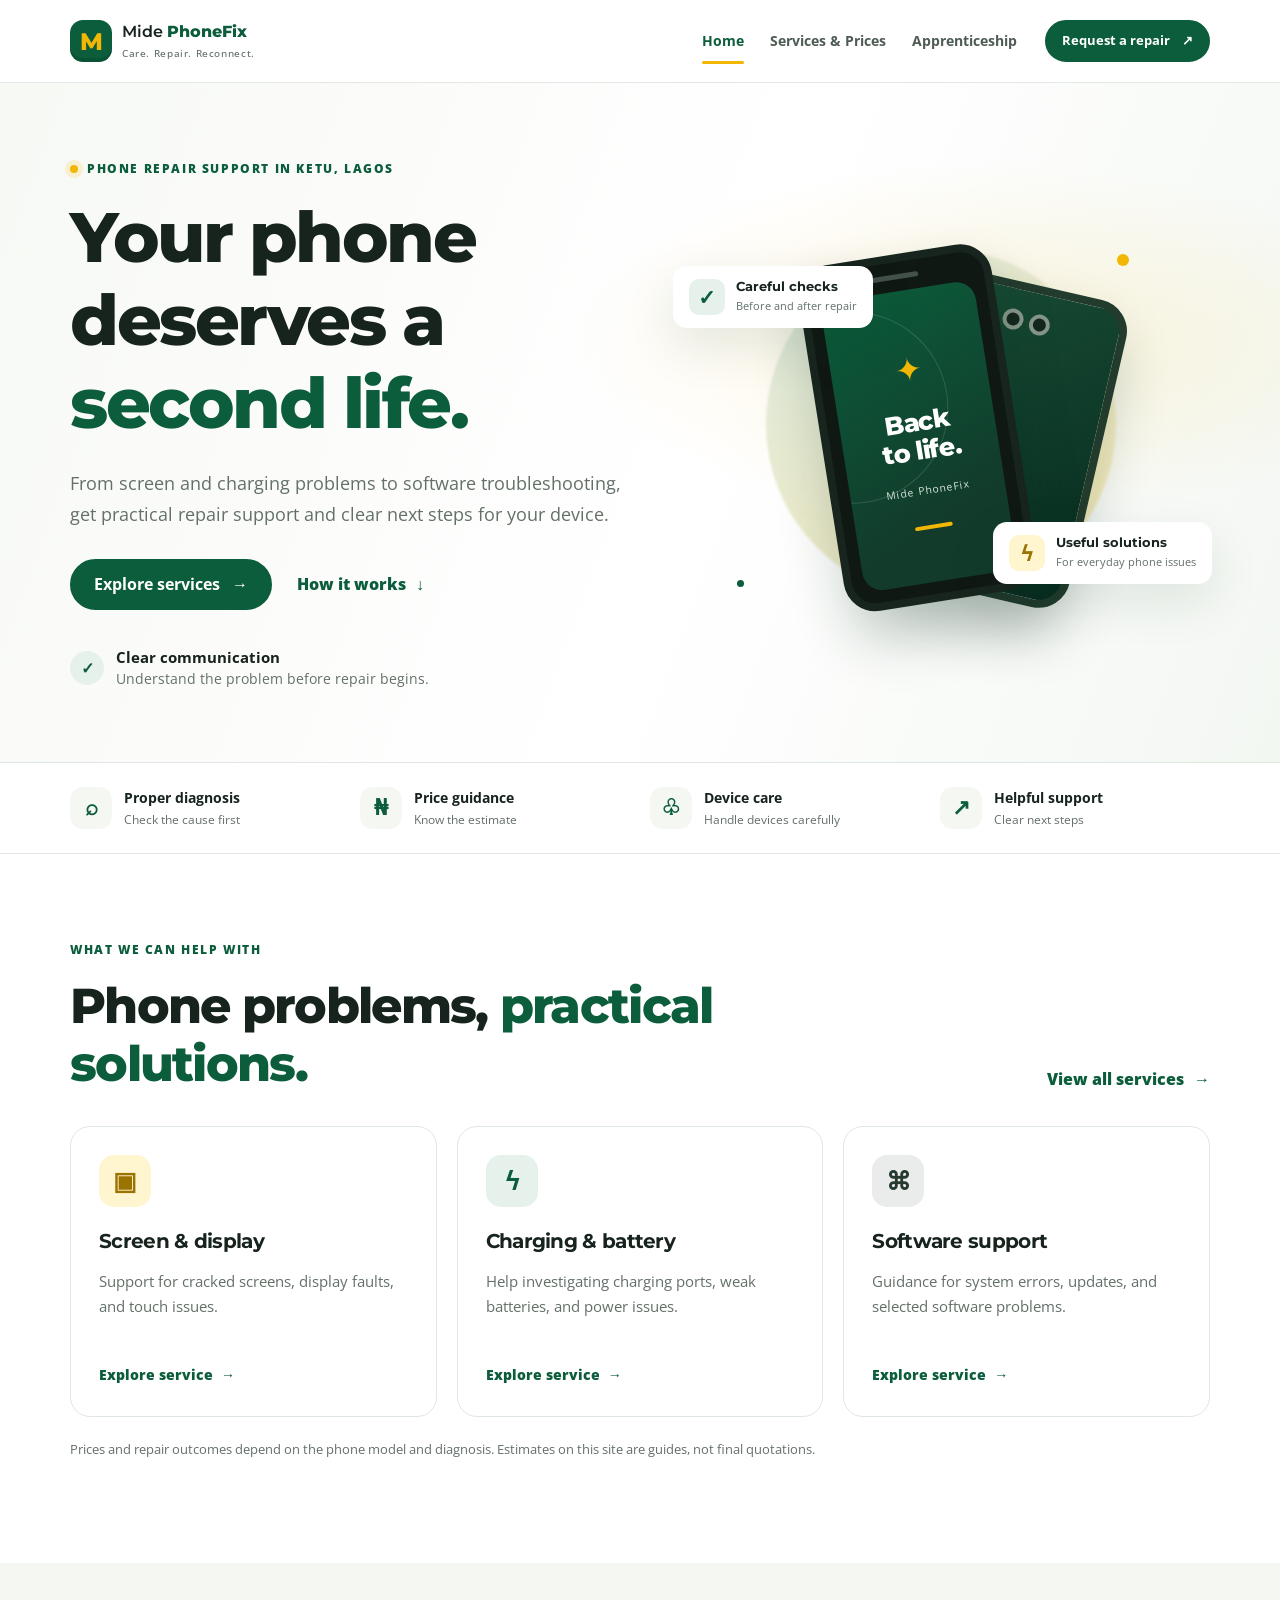
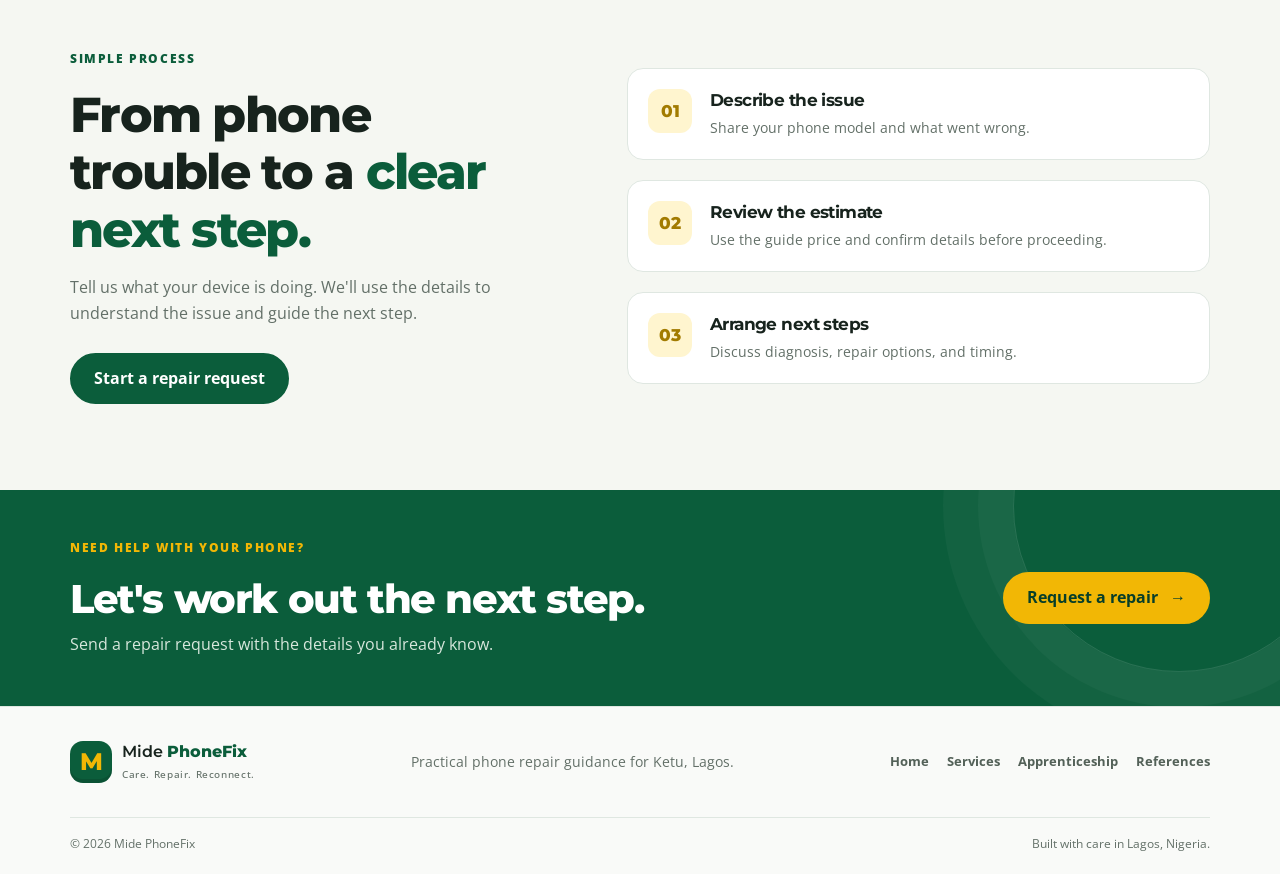
<file: project/index.html>
<!DOCTYPE html>
<html lang="en">
<head>
  <meta charset="UTF-8">
  <meta name="viewport" content="width=device-width, initial-scale=1.0">
  <meta name="description" content="Mide PhoneFix offers practical phone repair services, software support, and repair guidance in Ketu, Lagos.">
  <meta name="theme-color" content="#0b5d3b">
  <title>Mide PhoneFix | Phone Repairs in Ketu, Lagos</title>
  <link rel="preconnect" href="https://fonts.googleapis.com">
  <link rel="preconnect" href="https://fonts.gstatic.com" crossorigin>
  <link href="https://fonts.googleapis.com/css2?family=Montserrat:wght@500;600;700;800&family=Open+Sans:wght@400;500;600;700&display=swap" rel="stylesheet">
  <link rel="stylesheet" href="styles.css">
  <script src="script.js" defer></script>
</head>
<body>
  <a class="skip-link" href="#main">Skip to main content</a>
  <header class="site-header">
    <div class="container header-inner">
      <a class="brand" href="index.html" aria-label="Mide PhoneFix home"><span class="brand-mark">M</span><span>Mide <b>PhoneFix</b><small>Care. Repair. Reconnect.</small></span></a>
      <button class="menu-toggle" type="button" aria-expanded="false" aria-controls="primary-nav">Menu <span aria-hidden="true">☰</span></button>
      <nav class="primary-nav" id="primary-nav" aria-label="Main navigation">
        <a class="active" href="index.html">Home</a>
        <a href="services.html">Services & Prices</a>
        <a href="apprenticeship.html">Apprenticeship</a>
      </nav>
      <a class="button button-small header-cta" href="services.html#repair-form">Request a repair <span aria-hidden="true">↗</span></a>
    </div>
  </header>

  <main id="main">
    <section class="hero">
      <div class="container hero-grid">
        <div class="hero-copy">
          <p class="eyebrow"><span class="status-dot"></span> Phone repair support in Ketu, Lagos</p>
          <h1>Your phone deserves a <span>second life.</span></h1>
          <p class="hero-text">From screen and charging problems to software troubleshooting, get practical repair support and clear next steps for your device.</p>
          <div class="hero-actions">
            <a class="button" href="services.html">Explore services <span aria-hidden="true">→</span></a>
            <a class="text-link" href="#how-it-works">How it works <span aria-hidden="true">↓</span></a>
          </div>
          <div class="hero-proof">
            <div class="proof-icon" aria-hidden="true">✓</div>
            <p><strong>Clear communication</strong><br><span>Understand the problem before repair begins.</span></p>
          </div>
        </div>
        <div class="hero-visual" aria-label="Illustration of a smartphone being repaired">
          <div class="visual-glow"></div>
          <div class="phone phone-back"><div class="camera-row"><i></i><i></i><i></i></div></div>
          <div class="phone phone-front"><div class="phone-speaker"></div><div class="screen-content"><span class="screen-spark">✦</span><strong>Back<br>to life.</strong><small>Mide PhoneFix</small><div class="screen-line"></div></div></div>
          <div class="floating-card card-check"><span>✓</span><div><b>Careful checks</b><small>Before and after repair</small></div></div>
          <div class="floating-card card-bolt"><span>ϟ</span><div><b>Useful solutions</b><small>For everyday phone issues</small></div></div>
          <span class="decor-dot dot-one"></span><span class="decor-dot dot-two"></span>
        </div>
      </div>
    </section>

    <section class="trust-strip" aria-label="Service values">
      <div class="container trust-grid">
        <div><span class="trust-icon">⌕</span><p><b>Proper diagnosis</b><small>Check the cause first</small></p></div>
        <div><span class="trust-icon">₦</span><p><b>Price guidance</b><small>Know the estimate</small></p></div>
        <div><span class="trust-icon">♧</span><p><b>Device care</b><small>Handle devices carefully</small></p></div>
        <div><span class="trust-icon">↗</span><p><b>Helpful support</b><small>Clear next steps</small></p></div>
      </div>
    </section>

    <section class="section" id="services-preview">
      <div class="container">
        <div class="section-heading">
          <div><p class="eyebrow">What we can help with</p><h2>Phone problems, <span>practical solutions.</span></h2></div>
          <a class="text-link" href="services.html">View all services <span aria-hidden="true">→</span></a>
        </div>
        <div class="service-cards">
          <article class="service-card"><div class="service-icon icon-gold">▣</div><h3>Screen & display</h3><p>Support for cracked screens, display faults, and touch issues.</p><a href="services.html#screen">Explore service <span aria-hidden="true">→</span></a></article>
          <article class="service-card"><div class="service-icon icon-green">ϟ</div><h3>Charging & battery</h3><p>Help investigating charging ports, weak batteries, and power issues.</p><a href="services.html#charging">Explore service <span aria-hidden="true">→</span></a></article>
          <article class="service-card"><div class="service-icon icon-dark">⌘</div><h3>Software support</h3><p>Guidance for system errors, updates, and selected software problems.</p><a href="services.html#software">Explore service <span aria-hidden="true">→</span></a></article>
        </div>
        <p class="notice-inline">Prices and repair outcomes depend on the phone model and diagnosis. Estimates on this site are guides, not final quotations.</p>
      </div>
    </section>

    <section class="section process-section" id="how-it-works">
      <div class="container process-grid">
        <div><p class="eyebrow">Simple process</p><h2>From phone trouble to a <span>clear next step.</span></h2><p class="muted">Tell us what your device is doing. We'll use the details to understand the issue and guide the next step.</p><a class="button" href="services.html#repair-form">Start a repair request</a></div>
        <ol class="steps">
          <li><span>01</span><div><h3>Describe the issue</h3><p>Share your phone model and what went wrong.</p></div></li>
          <li><span>02</span><div><h3>Review the estimate</h3><p>Use the guide price and confirm details before proceeding.</p></div></li>
          <li><span>03</span><div><h3>Arrange next steps</h3><p>Discuss diagnosis, repair options, and timing.</p></div></li>
        </ol>
      </div>
    </section>

    <section class="cta-band"><div class="container cta-inner"><div><p class="eyebrow eyebrow-light">Need help with your phone?</p><h2>Let's work out the next step.</h2><p>Send a repair request with the details you already know.</p></div><a class="button button-light" href="services.html#repair-form">Request a repair <span aria-hidden="true">→</span></a></div></section>
  </main>

  <footer class="site-footer"><div class="container footer-main"><a class="brand brand-footer" href="index.html"><span class="brand-mark">M</span><span>Mide <b>PhoneFix</b><small>Care. Repair. Reconnect.</small></span></a><p>Practical phone repair guidance for Ketu, Lagos.</p><nav aria-label="Footer navigation"><a href="index.html">Home</a><a href="services.html">Services</a><a href="apprenticeship.html">Apprenticeship</a><a href="references.html">References</a></nav></div><div class="container footer-bottom"><span>© <span id="current-year">2026</span> Mide PhoneFix</span><span>Built with care in Lagos, Nigeria.</span></div></footer>
</body>
</html>
</file>
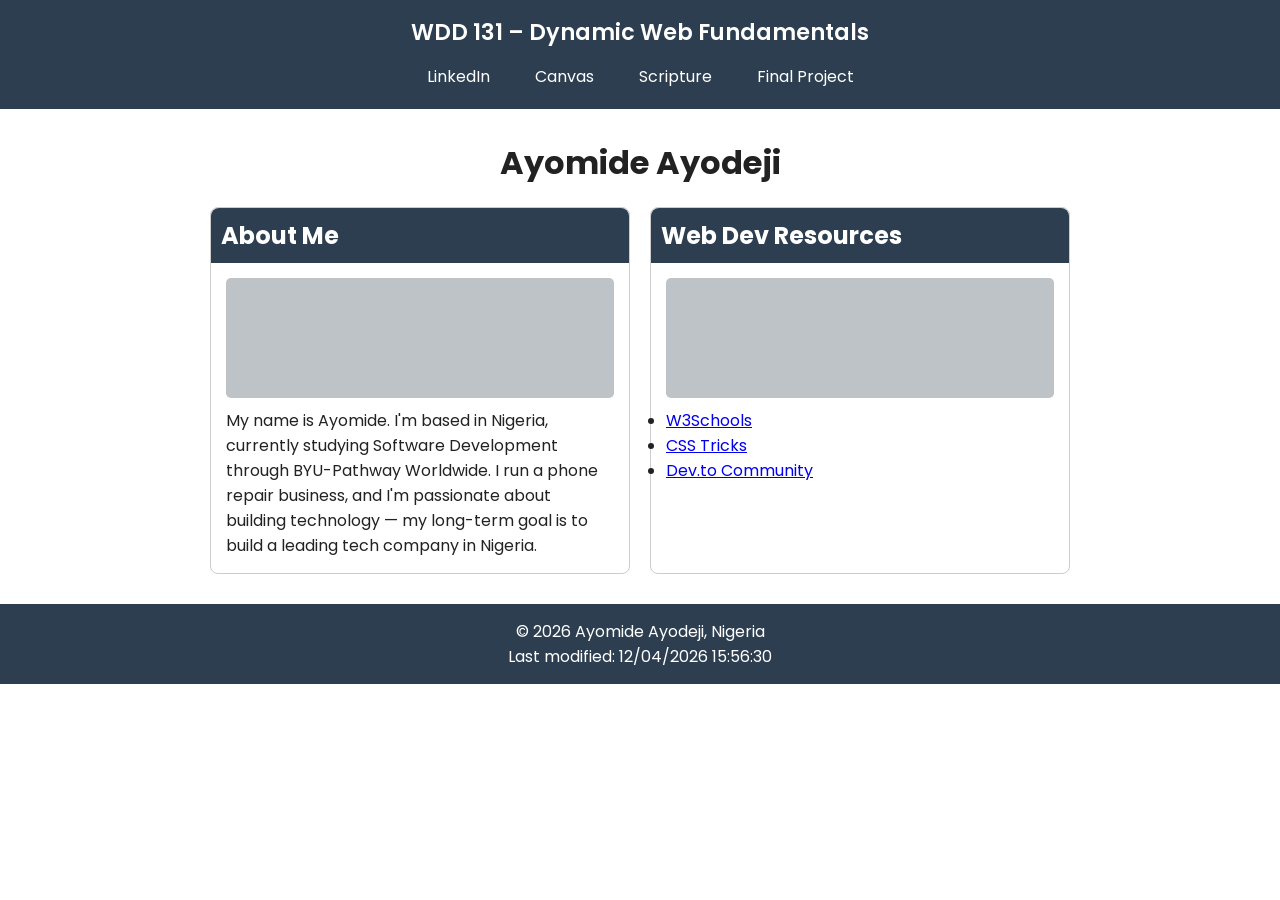
<file: index(1).html>
<!DOCTYPE html>
<html lang="en">
<head>
    <meta charset="UTF-8">
    <meta name="viewport" content="width=device-width, initial-scale=1.0">
    <title>WDD 131 – Dynamic Web Fundamentals – Ayomide Ayodeji</title>
    <meta name="description" content="WDD 131 - Dynamic Web Fundamentals, Ayomide Ayodeji, personal home page and web dev resources.">
    <meta name="author" content="Ayomide Ayodeji">
    <link rel="preconnect" href="https://fonts.googleapis.com">
    <link rel="preconnect" href="https://fonts.gstatic.com" crossorigin>
    <link href="https://fonts.googleapis.com/css2?family=Poppins:wght@400;600&display=swap" rel="stylesheet">
    <link rel="stylesheet" href="styles/base.css">
    <script src="scripts/getdates.js" defer></script>
</head>
<body>
    <header>
        <span id="course-title">WDD 131 – Dynamic Web Fundamentals</span>
        <nav>
            <a href="https://linkedin.com" target="_blank">LinkedIn</a>
            <a href="https://byupw.instructure.com/" target="_blank">Canvas</a>
            <a href="https://www.churchofjesuschrist.org/study/scriptures" target="_blank">Scripture</a>
            <a href="#">Final Project</a>
        </nav>
    </header>

    <main>
        <h1>Ayomide Ayodeji</h1>

        <section class="card">
            <h2>About Me</h2>
            <div class="placeholder-img"></div>
            <p>My name is Ayomide. I'm based in Nigeria, currently studying Software Development through BYU-Pathway Worldwide. I run a phone repair business, and I'm passionate about building technology — my long-term goal is to build a leading tech company in Nigeria.</p>
        </section>

        <section class="card">
            <h2>Web Dev Resources</h2>
            <div class="placeholder-img"></div>
            <ul>
                <li><a href="https://www.w3schools.com" target="_blank">W3Schools</a></li>
                <li><a href="https://css-tricks.com" target="_blank">CSS Tricks</a></li>
                <li><a href="https://dev.to" target="_blank">Dev.to Community</a></li>
            </ul>
        </section>
    </main>

    <footer>
        <p>&copy; <span id="currentyear"></span> Ayomide Ayodeji, Nigeria</p>
        <p id="lastModified"></p>
    </footer>
</body>
</html>
</file>
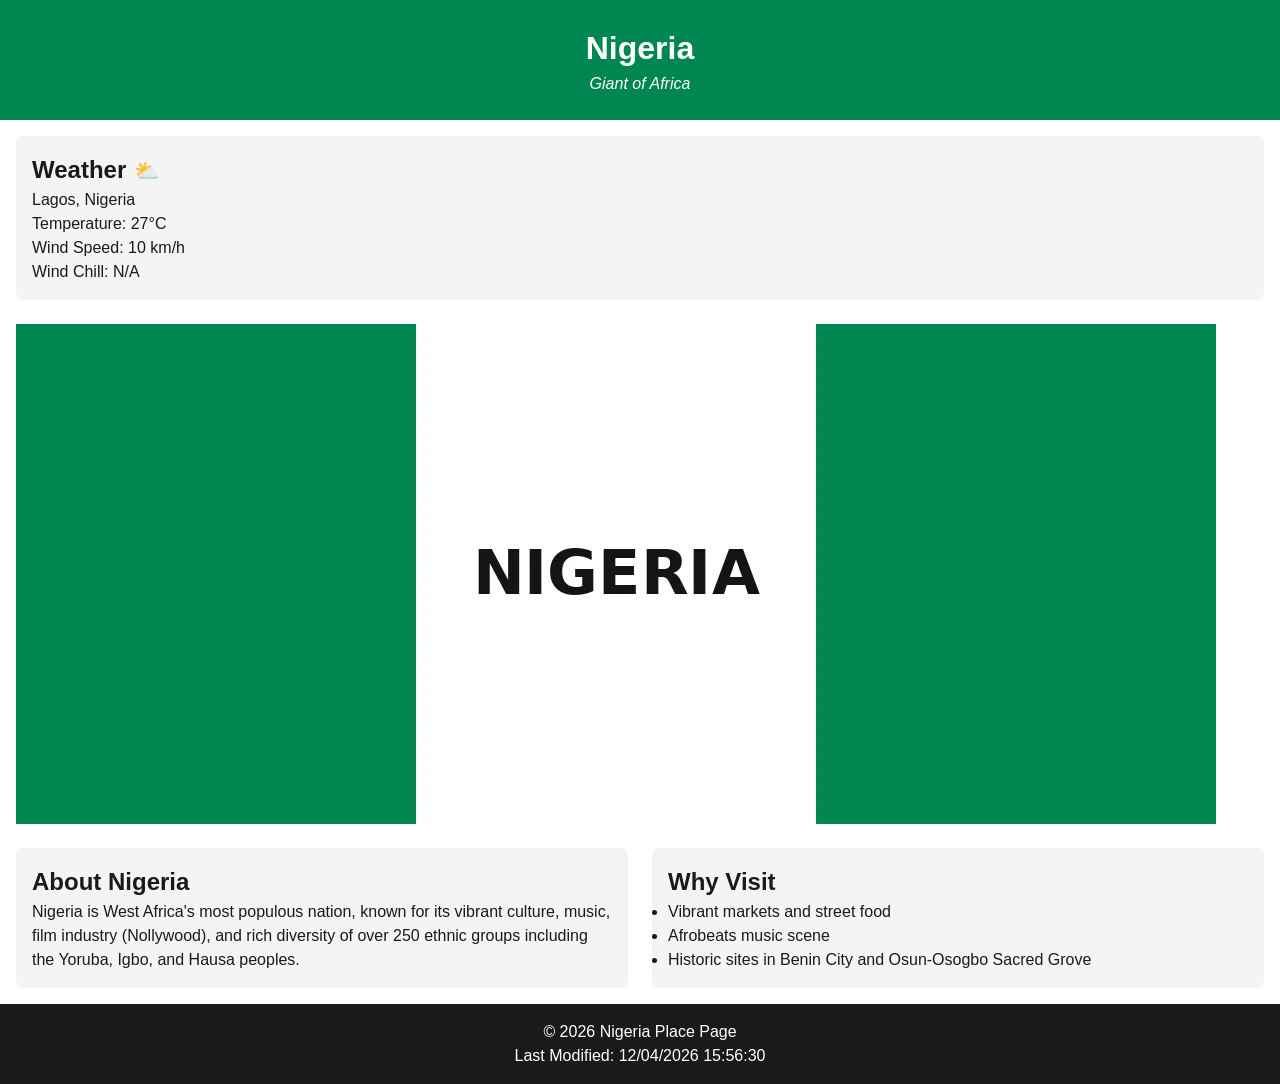
<file: place.html>
<!DOCTYPE html>
<html lang="en">
<head>
  <meta charset="UTF-8" />
  <meta name="viewport" content="width=device-width, initial-scale=1.0" />
  <title>Nigeria | Place Page</title>
  <meta name="description" content="A page about Nigeria, its culture, and current weather conditions." />
  <meta name="author" content="Ayomide Ayodeji">
  <link rel="stylesheet" href="styles/place.css" />
  <script src="scripts/place.js" defer></script>
</head>
<body>
  <header>
    <h1>Nigeria</h1>
    <p class="tagline">Giant of Africa</p>
  </header>

  <main>
    <section class="hero">
      <picture>
        <source media="(min-width: 700px)" srcset="images/hero-large.webp" />
        <img src="images/hero-small.webp" alt="Nigerian flag colors banner" />
      </picture>
    </section>

    <section class="info">
      <h2>About Nigeria</h2>
      <p>
        Nigeria is West Africa's most populous nation, known for its vibrant culture,
        music, film industry (Nollywood), and rich diversity of over 250 ethnic groups
        including the Yoruba, Igbo, and Hausa peoples.
      </p>
    </section>

    <section class="weather">
      <h2>Weather</h2>
      <p>Lagos, Nigeria</p>
      <p>Temperature: <span id="temp">27</span>&deg;C</p>
      <p>Wind Speed: <span id="wind">10</span> km/h</p>
      <p>Wind Chill: <span id="windchill"></span></p>
      <svg class="weather-icon-mobile" width="40" height="40" viewBox="0 0 24 24" role="img" aria-label="partly cloudy icon">
        <circle cx="9" cy="9" r="4" fill="#f4b400"/>
        <path d="M6 16a4 4 0 010-8 5 5 0 019.9-1A4.5 4.5 0 0119 16H6z" fill="#8a97a8"/>
      </svg>
    </section>

    <section class="visit">
      <h2>Why Visit</h2>
      <ul>
        <li>Vibrant markets and street food</li>
        <li>Afrobeats music scene</li>
        <li>Historic sites in Benin City and Osun-Osogbo Sacred Grove</li>
      </ul>
    </section>
  </main>

  <footer>
    <p>&copy; <span id="year"></span> Nigeria Place Page</p>
    <p>Last Modified: <span id="lastModified"></span></p>
  </footer>
</body>
</html>
</file>
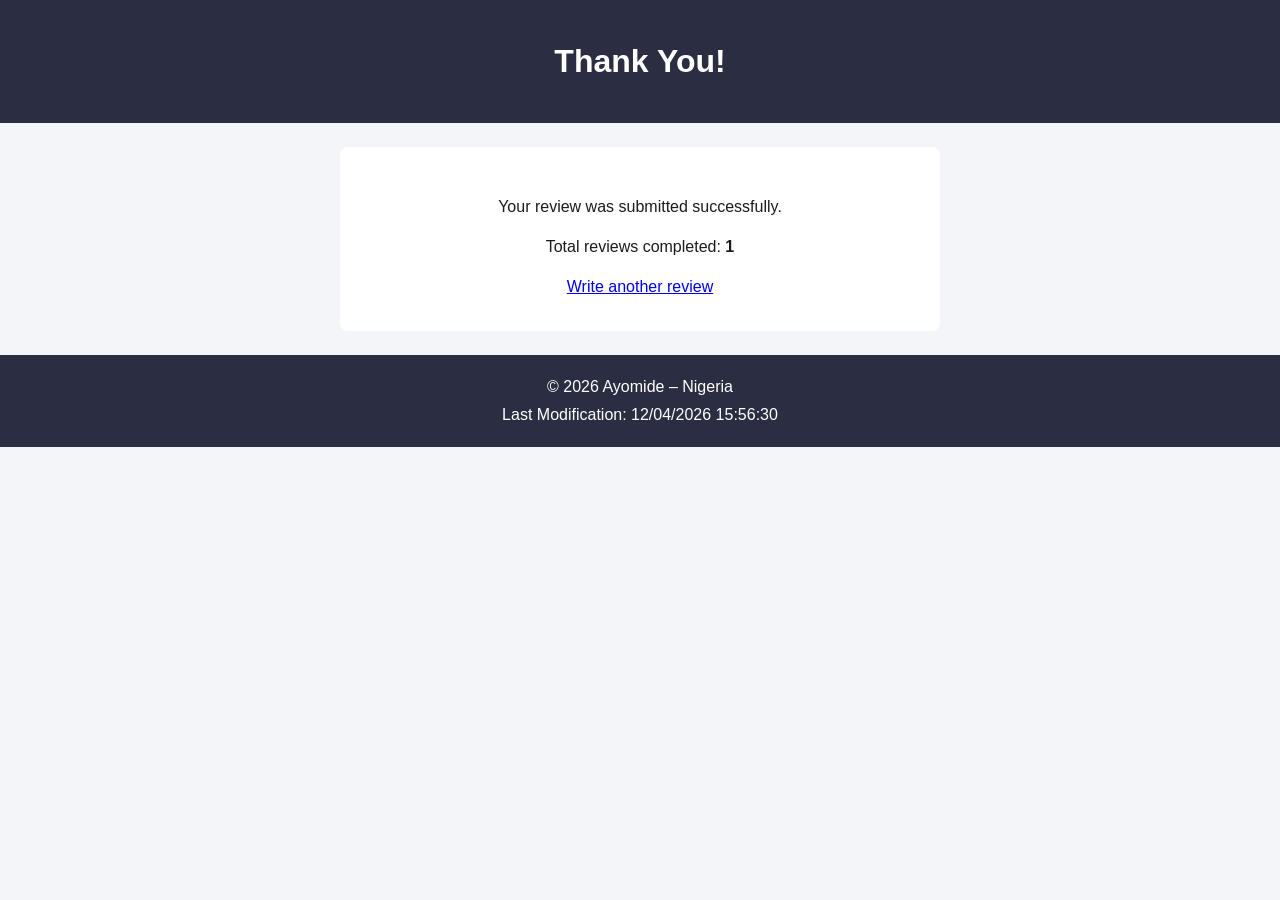
<file: review.html>
<!DOCTYPE html>
<html lang="en">
<head>
  <meta charset="UTF-8">
  <meta name="viewport" content="width=device-width, initial-scale=1.0">
  <meta name="description" content="Confirmation of your submitted product review.">
  <title>Review Confirmation</title>
  <link rel="stylesheet" href="styles/form.css">
  <script src="scripts/review.js" defer></script>
</head>
<body>
  <header><h1>Thank You!</h1></header>
  <main class="confirm">
    <p>Your review was submitted successfully.</p>
    <p>Total reviews completed: <strong id="reviewCount">0</strong></p>
    <a href="form.html">Write another review</a>
  </main>
  <footer>
    <p>&copy; <span id="year"></span> Ayomide &ndash; Nigeria</p>
    <p>Last Modification: <span id="lastModified"></span></p>
  </footer>
</body>
</html>
</file>
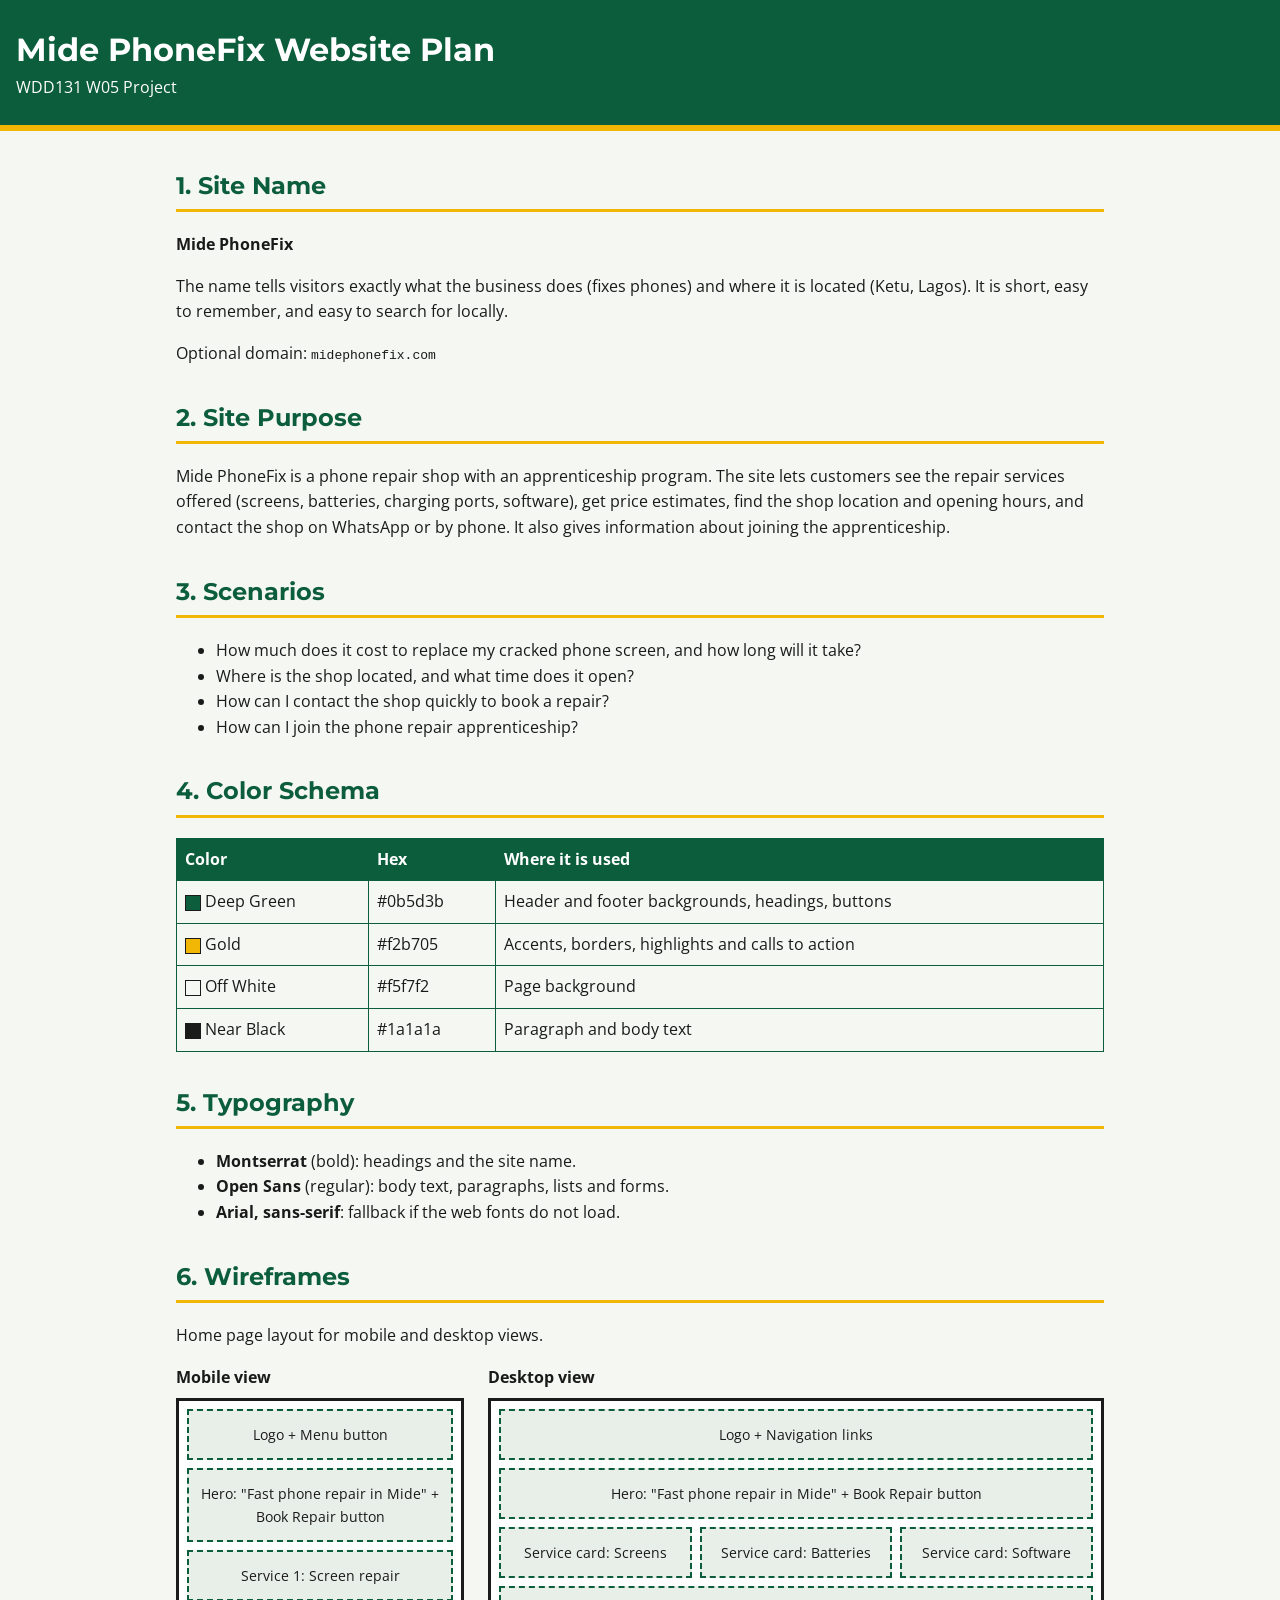
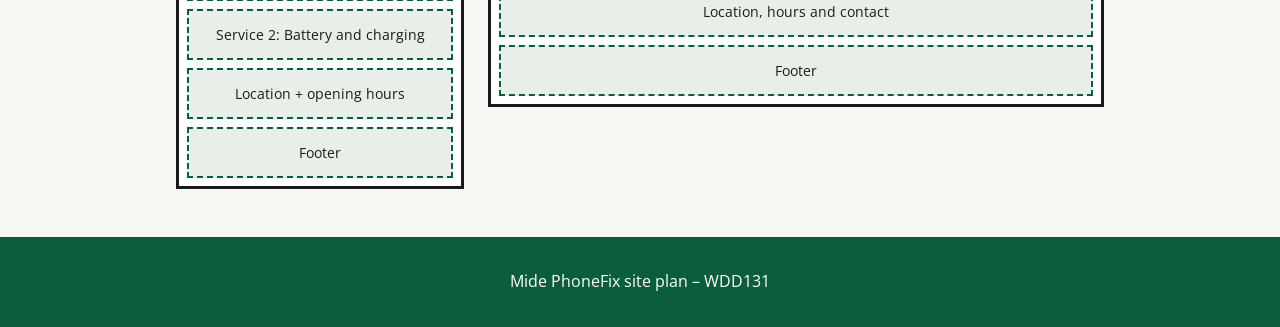
<file: siteplan.html>
<!DOCTYPE html>
<html lang="en">
<head>
  <meta charset="utf-8">
  <meta name="viewport" content="width=device-width, initial-scale=1">
  <meta name="description" content="Website plan for Ketu PhoneFix, a phone repair shop and training service in Ketu, Lagos.">
  <title>Ketu PhoneFix Site Plan</title>
  <link rel="preconnect" href="https://fonts.googleapis.com">
  <link rel="preconnect" href="https://fonts.gstatic.com" crossorigin>
  <link href="https://fonts.googleapis.com/css2?family=Montserrat:wght@600;700&family=Open+Sans:wght@400;600&display=swap" rel="stylesheet">
  <link rel="stylesheet" href="styles/style.css">
</head>
<body>
  <header>
    <h1>Mide PhoneFix Website Plan</h1>
    <p>WDD131 W05 Project</p>
  </header>

  <main>
    <section id="site-name">
      <h2>1. Site Name</h2>
      <p><strong>Mide PhoneFix</strong></p>
      <p>The name tells visitors exactly what the business does (fixes phones) and where it is located (Ketu, Lagos). It is short, easy to remember, and easy to search for locally.</p>
      <p>Optional domain: <code>midephonefix.com</code></p>
    </section>

    <section id="site-purpose">
      <h2>2. Site Purpose</h2>
      <p>Mide PhoneFix is a phone repair shop with an apprenticeship program. The site lets customers see the repair services offered (screens, batteries, charging ports, software), get price estimates, find the shop location and opening hours, and contact the shop on WhatsApp or by phone. It also gives information about joining the apprenticeship.</p>
    </section>

    <section id="scenarios">
      <h2>3. Scenarios</h2>
      <ul>
        <li>How much does it cost to replace my cracked phone screen, and how long will it take?</li>
        <li>Where is the shop located, and what time does it open?</li>
        <li>How can I contact the shop quickly to book a repair?</li>
        <li>How can I join the phone repair apprenticeship?</li>
      </ul>
    </section>

    <section id="color-schema">
      <h2>4. Color Schema</h2>
      <table>
        <thead>
          <tr><th>Color</th><th>Hex</th><th>Where it is used</th></tr>
        </thead>
        <tbody>
          <tr><td><span class="swatch" style="background-color:#0b5d3b"></span>Deep Green</td><td>#0b5d3b</td><td>Header and footer backgrounds, headings, buttons</td></tr>
          <tr><td><span class="swatch" style="background-color:#f2b705"></span>Gold</td><td>#f2b705</td><td>Accents, borders, highlights and calls to action</td></tr>
          <tr><td><span class="swatch" style="background-color:#f5f7f2"></span>Off White</td><td>#f5f7f2</td><td>Page background</td></tr>
          <tr><td><span class="swatch" style="background-color:#1a1a1a"></span>Near Black</td><td>#1a1a1a</td><td>Paragraph and body text</td></tr>
        </tbody>
      </table>
    </section>

    <section id="typography">
      <h2>5. Typography</h2>
      <ul>
        <li><strong>Montserrat</strong> (bold): headings and the site name.</li>
        <li><strong>Open Sans</strong> (regular): body text, paragraphs, lists and forms.</li>
        <li><strong>Arial, sans-serif</strong>: fallback if the web fonts do not load.</li>
      </ul>
    </section>

    <section id="wireframes">
      <h2>6. Wireframes</h2>
      <p>Home page layout for mobile and desktop views.</p>
      <div class="wireframes">
        <figure>
          <figcaption>Mobile view</figcaption>
          <div class="frame mobile" role="img" aria-label="Mobile wireframe: logo and menu button at top, then hero banner with a book repair button, repair services stacked vertically, location and hours, and footer.">
            <div class="box">Logo + Menu button</div>
            <div class="box">Hero: "Fast phone repair in Mide" + Book Repair button</div>
            <div class="box">Service 1: Screen repair</div>
            <div class="box">Service 2: Battery and charging</div>
            <div class="box">Location + opening hours</div>
            <div class="box">Footer</div>
          </div>
        </figure>
        <figure>
          <figcaption>Desktop view</figcaption>
          <div class="frame desktop" role="img" aria-label="Desktop wireframe: logo and navigation bar across the top, wide hero banner, three service cards side by side, location and contact section, and footer.">
            <div class="box">Logo + Navigation links</div>
            <div class="box">Hero: "Fast phone repair in Mide" + Book Repair button</div>
            <div class="row">
              <div class="box">Service card: Screens</div>
              <div class="box">Service card: Batteries</div>
              <div class="box">Service card: Software</div>
            </div>
            <div class="box">Location, hours and contact</div>
            <div class="box">Footer</div>
          </div>
        </figure>
      </div>
    </section>
  </main>

  <footer>
    <p>Mide PhoneFix site plan &ndash; WDD131</p>
  </footer>
</body>
</html>
</file>
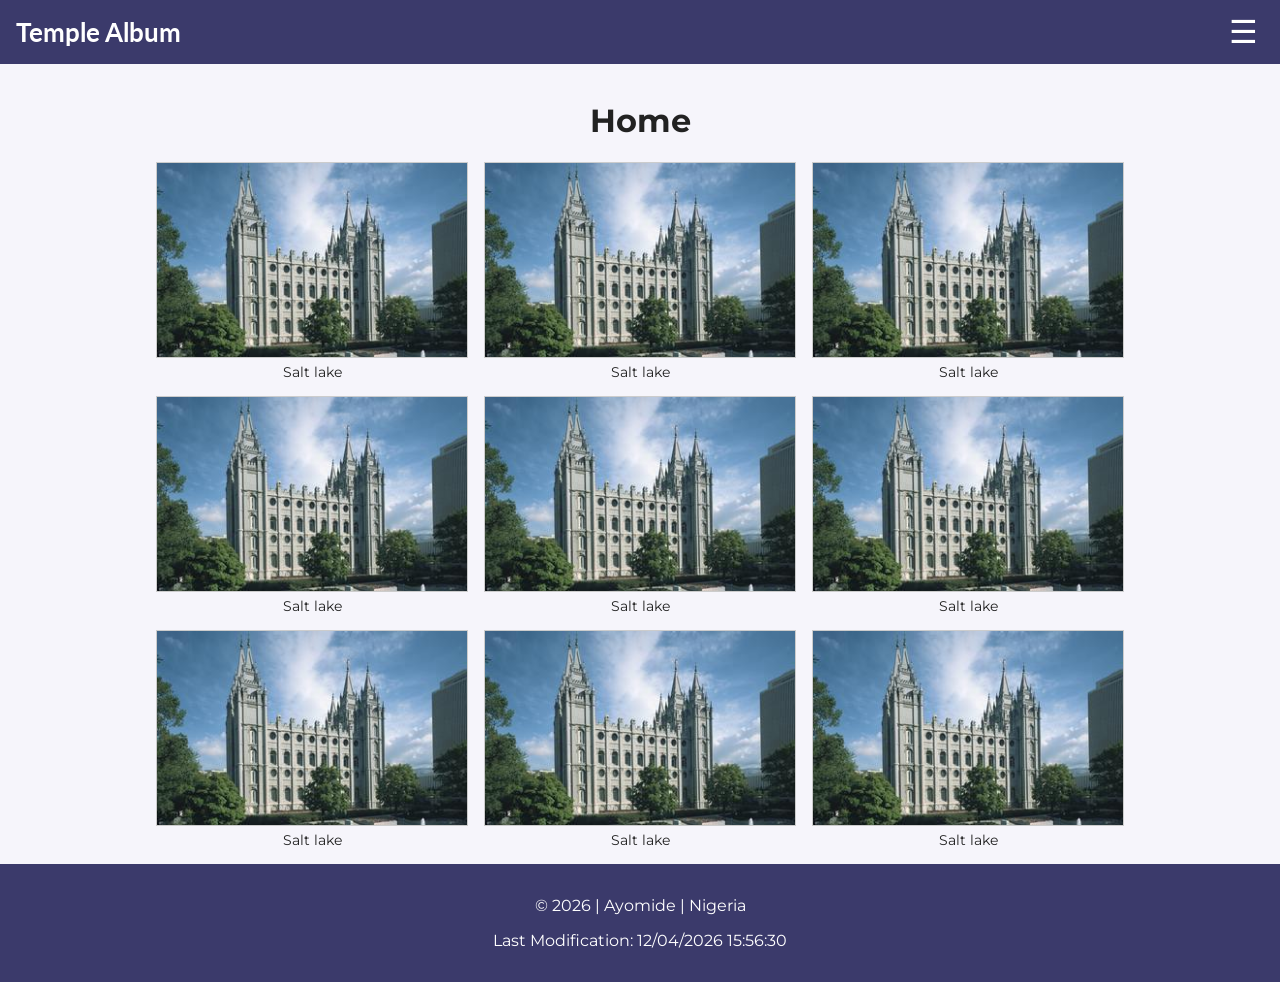
<file: temples.html>
<!DOCTYPE html>
<html lang="en">
<head>
  <meta charset="UTF-8">
  <meta name="viewport" content="width=device-width, initial-scale=1.0">
  <meta name="description" content="Temple Album, Ayomide Ayodeji, personal home page and web dev resources.">
  <meta name="author" content="Ayomide Ayodeji">
  <title>Temple Album</title>
  <link rel="preconnect" href="https://fonts.googleapis.com">
  <link rel="preconnect" href="https://fonts.gstatic.com" crossorigin>
  <link href="https://fonts.googleapis.com/css2?family=Lato:wght@400;700&family=Montserrat:wght@400;600&display=swap" rel="stylesheet">
  <link rel="stylesheet" href="styles/temples.css">
  <link rel="stylesheet" href="styles/temples-large.css" media="(min-width: 700px)">
  <script src="scripts/temples.js" defer></script>
</head>
<body>
  <header>
    <p class="site-title">Temple Album</p>
    <button id="menu" aria-label="Toggle menu" aria-expanded="false">☰</button>
    <nav id="nav">
      <a href="#">Home</a>
      <a href="#">Old</a>
      <a href="#">New</a>
      <a href="#">Large</a>
      <a href="#">Small</a>
    </nav>
  </header>
  <main>
    <h1>Home</h1>
    <div class="gallery">
      <figure><img src="images/salt-lake-temple.jpg" alt="Salt lake Temple" width="400" height="300" loading="lazy"><figcaption>Salt lake</figcaption></figure>
       <figure><img src="images/salt-lake-temple.jpg" alt="Salt lake Temple" width="400" height="300" loading="lazy"><figcaption>Salt lake</figcaption></figure>
        <figure><img src="images/salt-lake-temple.jpg" alt="Salt lake Temple" width="400" height="300" loading="lazy"><figcaption>Salt lake</figcaption></figure>
         <figure><img src="images/salt-lake-temple.jpg" alt="Salt lake Temple" width="400" height="300" loading="lazy"><figcaption>Salt lake</figcaption></figure>
          <figure><img src="images/salt-lake-temple.jpg" alt="Salt lake Temple" width="400" height="300" loading="lazy"><figcaption>Salt lake</figcaption></figure>
          <figure><img src="images/salt-lake-temple.jpg" alt="Salt lake Temple" width="400" height="300" loading="lazy"><figcaption>Salt lake</figcaption></figure>
          <figure><img src="images/salt-lake-temple.jpg" alt="Salt lake Temple" width="400" height="300" loading="lazy"><figcaption>Salt lake</figcaption></figure>
          <figure><img src="images/salt-lake-temple.jpg" alt="Salt lake Temple" width="400" height="300" loading="lazy"><figcaption>Salt lake</figcaption></figure>
          <figure><img src="images/salt-lake-temple.jpg" alt="Salt lake Temple" width="400" height="300" loading="lazy"><figcaption>Salt lake</figcaption></figure>
          

    </div>
  </main>
  <footer>
    <p>© <span id="year"></span> | Ayomide | Nigeria</p>
    <p>Last Modification: <span id="modified"></span></p>
  </footer>
</body>
</html>
</file>
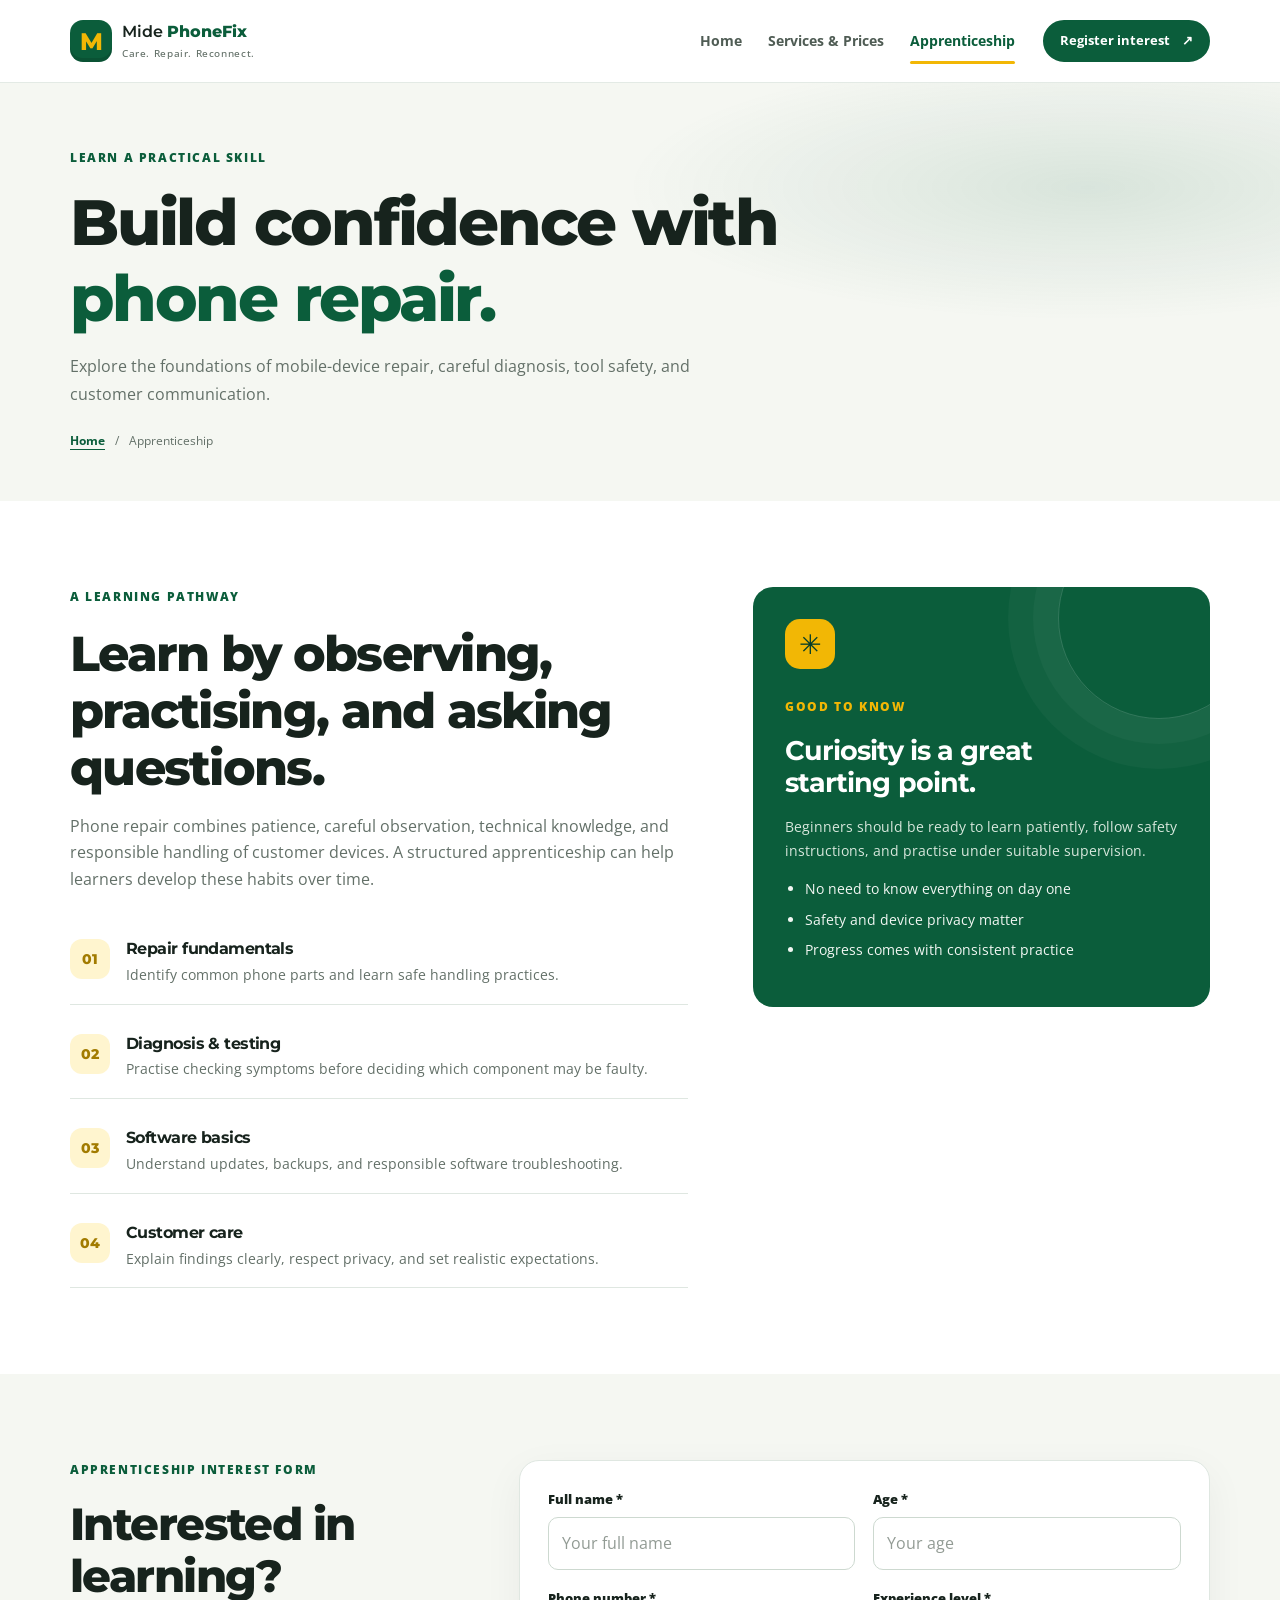
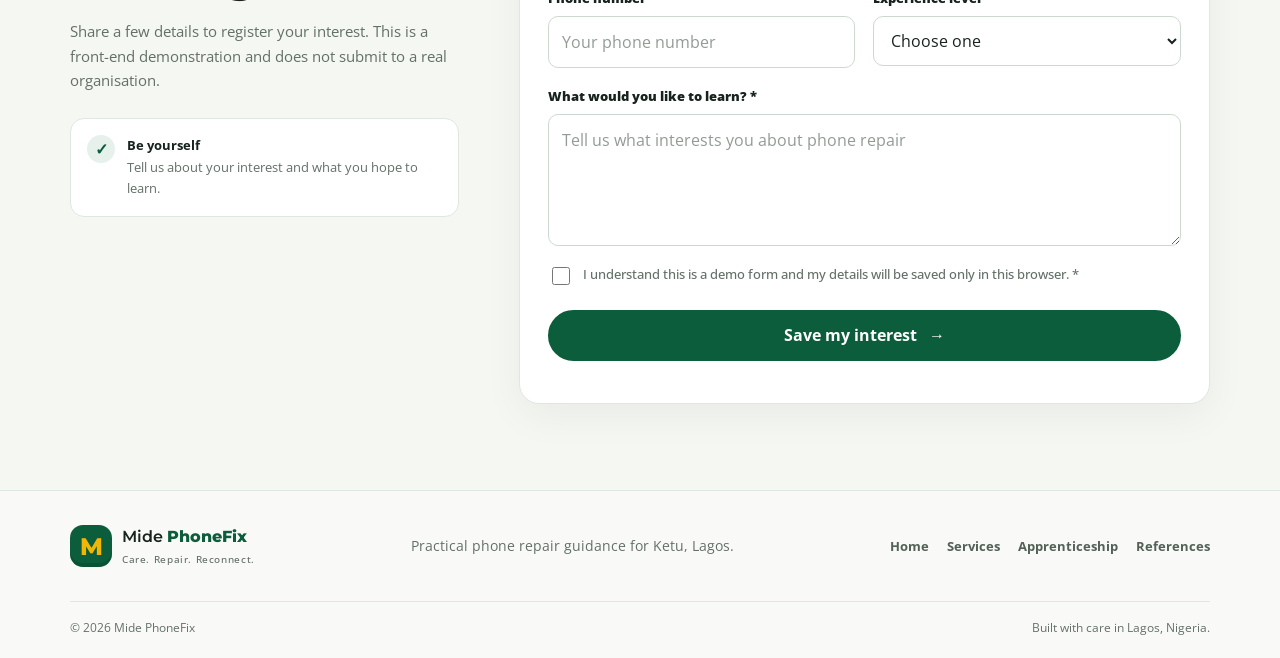
<file: project/apprenticeship.html>
<!DOCTYPE html>
<html lang="en">
<head>
  <meta charset="UTF-8">
  <meta name="viewport" content="width=device-width, initial-scale=1.0">
  <meta name="description" content="Learn about the Mide PhoneFix phone repair apprenticeship programme and register your interest.">
  <meta name="theme-color" content="#0b5d3b">
  <title>Apprenticeship | Mide PhoneFix</title>
  <link rel="preconnect" href="https://fonts.googleapis.com">
  <link rel="preconnect" href="https://fonts.gstatic.com" crossorigin>
  <link href="https://fonts.googleapis.com/css2?family=Montserrat:wght@500;600;700;800&family=Open+Sans:wght@400;500;600;700&display=swap" rel="stylesheet">
  <link rel="stylesheet" href="styles.css">
  <script src="script.js" defer></script>
</head>
<body>
  <a class="skip-link" href="#main">Skip to main content</a>
  <header class="site-header"><div class="container header-inner">
    <a class="brand" href="index.html" aria-label="Mide PhoneFix home"><span class="brand-mark">M</span><span>Mide <b>PhoneFix</b><small>Care. Repair. Reconnect.</small></span></a>
    <button class="menu-toggle" type="button" aria-expanded="false" aria-controls="primary-nav">Menu <span aria-hidden="true">☰</span></button>
    <nav class="primary-nav" id="primary-nav" aria-label="Main navigation"><a href="index.html">Home</a><a href="services.html">Services & Prices</a><a class="active" href="apprenticeship.html">Apprenticeship</a></nav>
    <a class="button button-small header-cta" href="#application-form">Register interest <span aria-hidden="true">↗</span></a>
  </div></header>
  <main id="main">
    <section class="page-hero apprenticeship-hero"><div class="container page-hero-inner"><p class="eyebrow">Learn a practical skill</p><h1>Build confidence with <span>phone repair.</span></h1><p>Explore the foundations of mobile-device repair, careful diagnosis, tool safety, and customer communication.</p><div class="breadcrumb"><a href="index.html">Home</a><span aria-hidden="true">/</span><span>Apprenticeship</span></div></div></section>
    <section class="section"><div class="container apprenticeship-grid">
      <div class="apprenticeship-copy"><p class="eyebrow">A learning pathway</p><h2>Learn by observing, practising, and asking questions.</h2><p class="muted">Phone repair combines patience, careful observation, technical knowledge, and responsible handling of customer devices. A structured apprenticeship can help learners develop these habits over time.</p>
        <div class="learning-list">
          <article><span>01</span><div><h3>Repair fundamentals</h3><p>Identify common phone parts and learn safe handling practices.</p></div></article>
          <article><span>02</span><div><h3>Diagnosis & testing</h3><p>Practise checking symptoms before deciding which component may be faulty.</p></div></article>
          <article><span>03</span><div><h3>Software basics</h3><p>Understand updates, backups, and responsible software troubleshooting.</p></div></article>
          <article><span>04</span><div><h3>Customer care</h3><p>Explain findings clearly, respect privacy, and set realistic expectations.</p></div></article>
        </div>
      </div>
      <aside class="apprenticeship-aside"><div class="aside-symbol" aria-hidden="true">✳</div><p class="eyebrow eyebrow-light">Good to know</p><h3>Curiosity is a great starting point.</h3><p>Beginners should be ready to learn patiently, follow safety instructions, and practise under suitable supervision.</p><ul><li>No need to know everything on day one</li><li>Safety and device privacy matter</li><li>Progress comes with consistent practice</li></ul></aside>
    </div></section>
    <section class="section form-section" id="application"><div class="container form-layout">
      <div class="form-intro"><p class="eyebrow">Apprenticeship interest form</p><h2>Interested in learning?</h2><p>Share a few details to register your interest. This is a front-end demonstration and does not submit to a real organisation.</p><div class="form-side-note"><span>✓</span><p><b>Be yourself</b><br>Tell us about your interest and what you hope to learn.</p></div></div>
      <form class="form-card" id="application-form">
        <div class="form-grid">
          <div class="form-field"><label for="applicant-name">Full name *</label><input id="applicant-name" name="name" required minlength="2" autocomplete="name" placeholder="Your full name"></div>
          <div class="form-field"><label for="applicant-age">Age *</label><input id="applicant-age" name="age" type="number" min="14" max="80" required placeholder="Your age"></div>
          <div class="form-field"><label for="applicant-phone">Phone number *</label><input id="applicant-phone" name="phone" type="tel" pattern="[0-9+() -]{7,20}" required autocomplete="tel" placeholder="Your phone number"></div>
          <div class="form-field"><label for="experience">Experience level *</label><select id="experience" name="experience" required><option value="">Choose one</option><option>Complete beginner</option><option>Some personal practice</option><option>Already learning repair</option></select></div>
          <div class="form-field full-width"><label for="learning-goal">What would you like to learn? *</label><textarea id="learning-goal" name="goal" rows="4" required minlength="10" placeholder="Tell us what interests you about phone repair"></textarea></div>
          <div class="form-field full-width checkbox-field"><input id="privacy-consent" name="consent" type="checkbox" required><label for="privacy-consent">I understand this is a demo form and my details will be saved only in this browser. *</label></div>
        </div>
        <button class="button form-submit" type="submit">Save my interest <span aria-hidden="true">→</span></button>
        <div class="form-message" id="application-message" role="status" aria-live="polite"></div>
      </form>
    </div></section>
  </main>
  <footer class="site-footer"><div class="container footer-main"><a class="brand brand-footer" href="index.html"><span class="brand-mark">M</span><span>Mide <b>PhoneFix</b><small>Care. Repair. Reconnect.</small></span></a><p>Practical phone repair guidance for Ketu, Lagos.</p><nav aria-label="Footer navigation"><a href="index.html">Home</a><a href="services.html">Services</a><a href="apprenticeship.html">Apprenticeship</a><a href="references.html">References</a></nav></div><div class="container footer-bottom"><span>© <span id="current-year">2026</span> Mide PhoneFix</span><span>Built with care in Lagos, Nigeria.</span></div></footer>
</body>
</html>
</file>
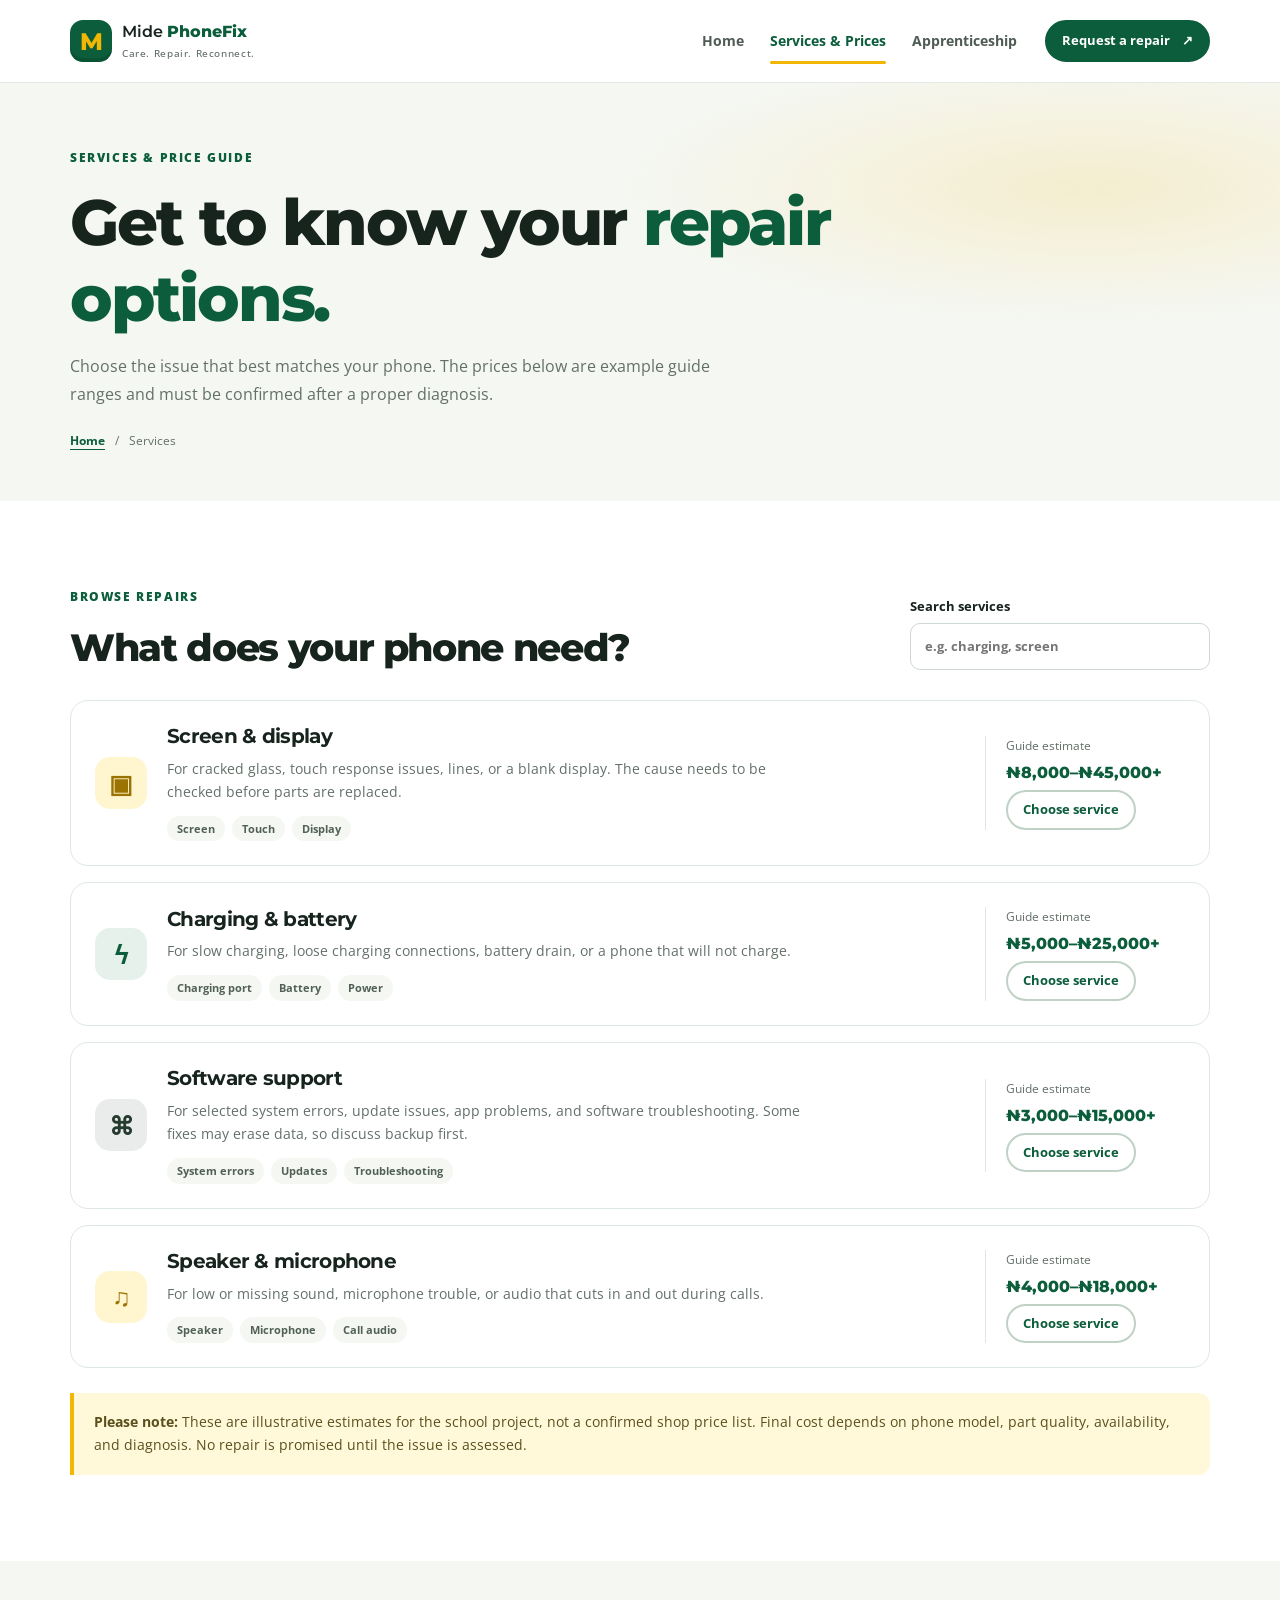
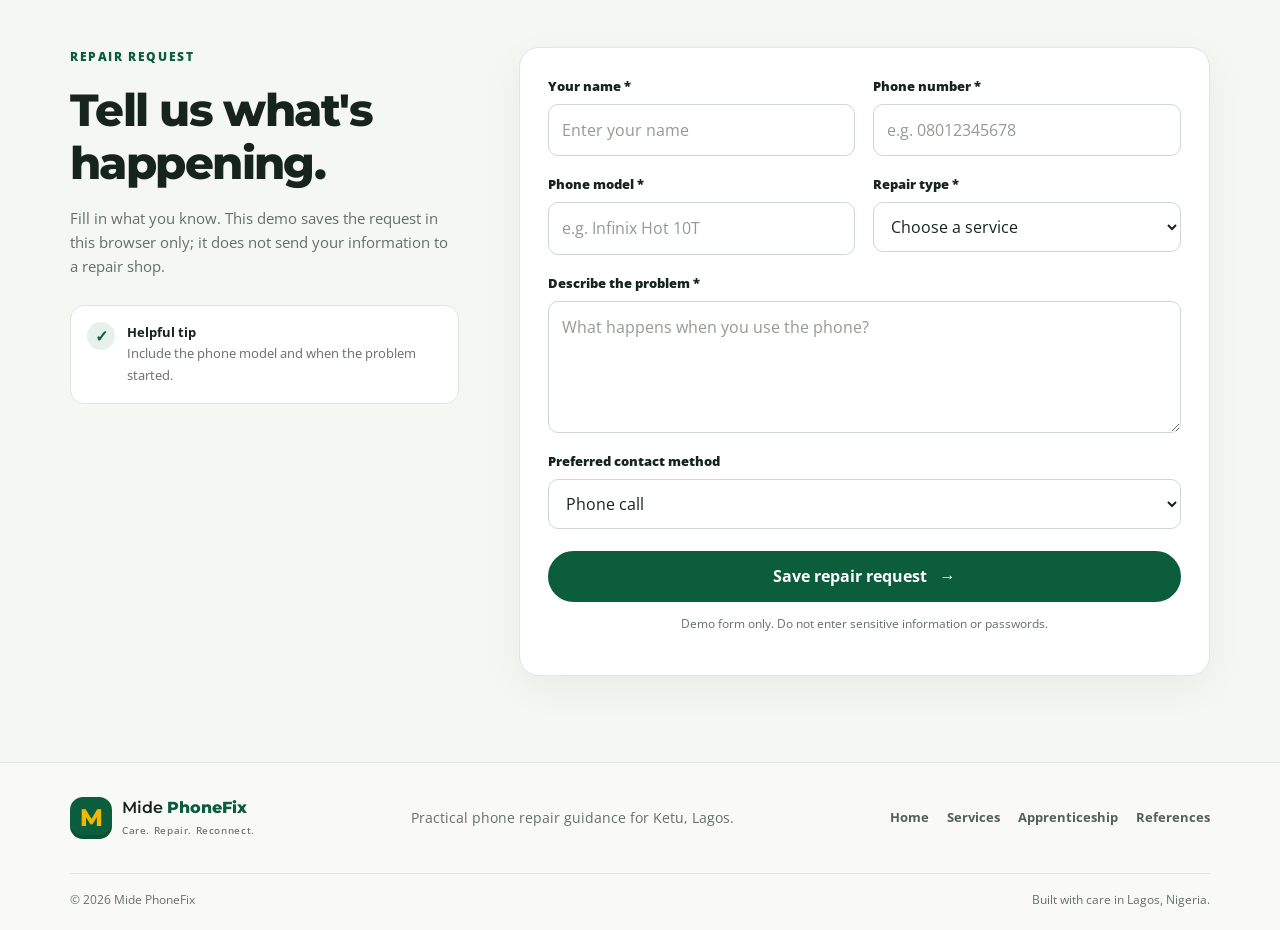
<file: project/services.html>
<!DOCTYPE html>
<html lang="en">
<head>
  <meta charset="UTF-8">
  <meta name="viewport" content="width=device-width, initial-scale=1.0">
  <meta name="description" content="Explore phone repair services and guide prices from Mide PhoneFix in Ketu, Lagos.">
  <meta name="theme-color" content="#0b5d3b">
  <title>Services & Prices | Mide PhoneFix</title>
  <link rel="preconnect" href="https://fonts.googleapis.com">
  <link rel="preconnect" href="https://fonts.gstatic.com" crossorigin>
  <link href="https://fonts.googleapis.com/css2?family=Montserrat:wght@500;600;700;800&family=Open+Sans:wght@400;500;600;700&display=swap" rel="stylesheet">
  <link rel="stylesheet" href="styles.css">
  <script src="script.js" defer></script>
</head>
<body>
  <a class="skip-link" href="#main">Skip to main content</a>
  <header class="site-header"><div class="container header-inner">
    <a class="brand" href="index.html" aria-label="Mide PhoneFix home"><span class="brand-mark">M</span><span>Mide <b>PhoneFix</b><small>Care. Repair. Reconnect.</small></span></a>
    <button class="menu-toggle" type="button" aria-expanded="false" aria-controls="primary-nav">Menu <span aria-hidden="true">☰</span></button>
    <nav class="primary-nav" id="primary-nav" aria-label="Main navigation"><a href="index.html">Home</a><a class="active" href="services.html">Services & Prices</a><a href="apprenticeship.html">Apprenticeship</a></nav>
    <a class="button button-small header-cta" href="#repair-form">Request a repair <span aria-hidden="true">↗</span></a>
  </div></header>
  <main id="main">
    <section class="page-hero"><div class="container page-hero-inner"><p class="eyebrow">Services & price guide</p><h1>Get to know your <span>repair options.</span></h1><p>Choose the issue that best matches your phone. The prices below are example guide ranges and must be confirmed after a proper diagnosis.</p><div class="breadcrumb"><a href="index.html">Home</a><span aria-hidden="true">/</span><span>Services</span></div></div></section>
    <section class="section"><div class="container">
      <div class="filter-row"><div><p class="eyebrow">Browse repairs</p><h2>What does your phone need?</h2></div><label class="search-label" for="service-search">Search services<input id="service-search" type="search" placeholder="e.g. charging, screen" autocomplete="off"></label></div>
      <div class="service-list" id="service-list" aria-live="polite">
        <article class="service-detail" id="screen"><div class="service-icon icon-gold">▣</div><div class="service-detail-copy"><h3>Screen & display</h3><p>For cracked glass, touch response issues, lines, or a blank display. The cause needs to be checked before parts are replaced.</p><div class="tag-row"><span>Screen</span><span>Touch</span><span>Display</span></div></div><div class="price-box"><small>Guide estimate</small><strong>₦8,000–₦45,000+</strong><button class="button button-outline choose-service" type="button" data-service="Screen & display">Choose service</button></div></article>
        <article class="service-detail" id="charging"><div class="service-icon icon-green">ϟ</div><div class="service-detail-copy"><h3>Charging & battery</h3><p>For slow charging, loose charging connections, battery drain, or a phone that will not charge.</p><div class="tag-row"><span>Charging port</span><span>Battery</span><span>Power</span></div></div><div class="price-box"><small>Guide estimate</small><strong>₦5,000–₦25,000+</strong><button class="button button-outline choose-service" type="button" data-service="Charging & battery">Choose service</button></div></article>
        <article class="service-detail" id="software"><div class="service-icon icon-dark">⌘</div><div class="service-detail-copy"><h3>Software support</h3><p>For selected system errors, update issues, app problems, and software troubleshooting. Some fixes may erase data, so discuss backup first.</p><div class="tag-row"><span>System errors</span><span>Updates</span><span>Troubleshooting</span></div></div><div class="price-box"><small>Guide estimate</small><strong>₦3,000–₦15,000+</strong><button class="button button-outline choose-service" type="button" data-service="Software support">Choose service</button></div></article>
        <article class="service-detail" id="audio"><div class="service-icon icon-gold">♫</div><div class="service-detail-copy"><h3>Speaker & microphone</h3><p>For low or missing sound, microphone trouble, or audio that cuts in and out during calls.</p><div class="tag-row"><span>Speaker</span><span>Microphone</span><span>Call audio</span></div></div><div class="price-box"><small>Guide estimate</small><strong>₦4,000–₦18,000+</strong><button class="button button-outline choose-service" type="button" data-service="Speaker & microphone">Choose service</button></div></article>
      </div>
      <p class="notice-box"><strong>Please note:</strong> These are illustrative estimates for the school project, not a confirmed shop price list. Final cost depends on phone model, part quality, availability, and diagnosis. No repair is promised until the issue is assessed.</p>
    </div></section>

    <section class="section form-section" id="repair-form-section"><div class="container form-layout">
      <div class="form-intro"><p class="eyebrow">Repair request</p><h2>Tell us what's happening.</h2><p>Fill in what you know. This demo saves the request in this browser only; it does not send your information to a repair shop.</p><div class="form-side-note"><span>✓</span><p><b>Helpful tip</b><br>Include the phone model and when the problem started.</p></div><div id="saved-request-note" class="saved-note" hidden></div></div>
      <form class="form-card" id="repair-form">
        <div class="form-grid">
          <div class="form-field"><label for="customer-name">Your name *</label><input id="customer-name" name="name" required minlength="2" autocomplete="name" placeholder="Enter your name"></div>
          <div class="form-field"><label for="customer-phone">Phone number *</label><input id="customer-phone" name="phone" type="tel" required autocomplete="tel" pattern="[0-9+() -]{7,20}" placeholder="e.g. 08012345678"></div>
          <div class="form-field"><label for="phone-model">Phone model *</label><input id="phone-model" name="model" required placeholder="e.g. Infinix Hot 10T"></div>
          <div class="form-field"><label for="repair-type">Repair type *</label><select id="repair-type" name="service" required><option value="">Choose a service</option><option>Screen & display</option><option>Charging & battery</option><option>Software support</option><option>Speaker & microphone</option><option>Other issue</option></select></div>
          <div class="form-field full-width"><label for="problem-details">Describe the problem *</label><textarea id="problem-details" name="details" rows="4" required minlength="10" placeholder="What happens when you use the phone?"></textarea></div>
          <div class="form-field full-width"><label for="contact-method">Preferred contact method</label><select id="contact-method" name="contact"><option>Phone call</option><option>WhatsApp</option><option>Text message</option></select></div>
        </div>
        <button class="button form-submit" type="submit">Save repair request <span aria-hidden="true">→</span></button>
        <p class="form-privacy">Demo form only. Do not enter sensitive information or passwords.</p>
        <div class="form-message" id="repair-message" role="status" aria-live="polite"></div>
      </form>
    </div></section>
  </main>
  <footer class="site-footer"><div class="container footer-main"><a class="brand brand-footer" href="index.html"><span class="brand-mark">M</span><span>Mide <b>PhoneFix</b><small>Care. Repair. Reconnect.</small></span></a><p>Practical phone repair guidance for Ketu, Lagos.</p><nav aria-label="Footer navigation"><a href="index.html">Home</a><a href="services.html">Services</a><a href="apprenticeship.html">Apprenticeship</a><a href="references.html">References</a></nav></div><div class="container footer-bottom"><span>© <span id="current-year">2026</span> Mide PhoneFix</span><span>Built with care in Lagos, Nigeria.</span></div></footer>
</body>
</html>
</file>
<file: project/styles.css>
/* Mide PhoneFix — responsive styles */
:root{--green:#0b5d3b;--green-dark:#073e29;--green-soft:#e7f1eb;--gold:#f2b705;--ink:#17231d;--muted:#637068;--paper:#f5f7f2;--white:#fff;--line:#dfe7e1;--shadow:0 18px 50px rgba(11,45,29,.10);--radius:20px;--heading:"Montserrat",sans-serif;--body:"Open Sans",sans-serif}
*{box-sizing:border-box}
html{scroll-behavior:smooth;scroll-padding-top:100px}
body{margin:0;background:var(--white);color:var(--ink);font-family:var(--body);font-size:16px;line-height:1.65}
a{color:var(--green);text-underline-offset:4px}
a:hover{color:var(--green-dark)}
button,input,select,textarea{font:inherit}
button,a,input,select,textarea{touch-action:manipulation}
:focus-visible{outline:3px solid #d79f00;outline-offset:3px}
h1,h2,h3{font-family:var(--heading);line-height:1.18;letter-spacing:-.035em;margin:0 0 16px}
h1{font-size:clamp(2.6rem,5.5vw,4.8rem);font-weight:800}
h2{font-size:clamp(2rem,3.8vw,3.1rem);font-weight:800}
h3{font-size:1.25rem;font-weight:700}
p{margin:0 0 16px}
.container{width:min(1140px,calc(100% - 44px));margin-inline:auto}
.skip-link{position:absolute;left:12px;top:-60px;z-index:100;background:var(--white);padding:10px 14px;border-radius:8px}
.skip-link:focus{top:12px}
.site-header{position:sticky;top:0;z-index:20;background:rgba(255,255,255,.96);backdrop-filter:blur(12px);border-bottom:1px solid rgba(223,231,225,.85)}
.header-inner{min-height:82px;display:flex;align-items:center;gap:28px}
.brand{display:inline-flex;align-items:center;gap:10px;text-decoration:none;color:var(--ink);font-family:var(--heading);font-size:1.03rem;font-weight:600;line-height:1.2;flex-shrink:0}
.brand:hover{color:var(--green)}
.brand b{color:var(--green);font-weight:800}
.brand small{display:block;margin-top:5px;font:500 .64rem var(--body);letter-spacing:.06em;color:var(--muted)}
.brand-mark{width:42px;height:42px;display:grid;place-items:center;background:var(--green);color:var(--gold);border-radius:13px;font:800 1.5rem var(--heading);box-shadow:inset 0 -4px 0 rgba(0,0,0,.12)}
.primary-nav{display:flex;align-items:center;justify-content:center;gap:26px;margin-left:auto}
.primary-nav a{position:relative;color:#4f5c54;text-decoration:none;font-weight:700;font-size:.9rem;padding:29px 0}
.primary-nav a:hover,.primary-nav a.active{color:var(--green)}
.primary-nav a.active:after{content:"";position:absolute;bottom:18px;left:0;right:0;height:3px;border-radius:3px;background:var(--gold)}
.button{display:inline-flex;justify-content:center;align-items:center;gap:12px;background:var(--green);color:white;border:2px solid var(--green);border-radius:999px;padding:14px 22px;text-decoration:none;font-weight:700;cursor:pointer;transition:transform .2s,background .2s,box-shadow .2s;line-height:1.2}
.button:hover{background:var(--green-dark);border-color:var(--green-dark);color:white;transform:translateY(-2px);box-shadow:0 8px 20px rgba(11,93,59,.18)}
.button-small{font-size:.82rem;padding:11px 15px;white-space:nowrap}
.button-light{background:var(--gold);border-color:var(--gold);color:var(--green-dark)}
.button-light:hover{background:#ffd34b;border-color:#ffd34b;color:var(--green-dark)}
.button-outline{background:white;color:var(--green);border-color:#bfd2c5;padding:10px 15px;font-size:.82rem}
.button-outline:hover{color:white}
.menu-toggle{display:none;background:white;border:1px solid var(--line);border-radius:10px;padding:9px 12px;font-weight:700;color:var(--green)}
.hero{overflow:hidden;background:radial-gradient(ellipse at 78% 38%,rgba(242,183,5,.13),transparent 30%),linear-gradient(110deg,#f7f9f5 0%,#fff 55%,#f3f7f2 100%);padding:76px 0 72px}
.hero-grid{display:grid;grid-template-columns:1.02fr .98fr;align-items:center;gap:44px}
.eyebrow{display:flex;align-items:center;gap:9px;color:var(--green);font-size:.77rem;font-weight:800;text-transform:uppercase;letter-spacing:.13em;margin:0 0 17px}
.status-dot{width:8px;height:8px;border-radius:50%;background:var(--gold);box-shadow:0 0 0 5px rgba(242,183,5,.16)}
.hero h1 span,.section-heading h2 span,.process-grid h2 span,.page-hero h1 span{color:var(--green)}
.hero-copy h1{max-width:650px}
.hero-text{max-width:560px;font-size:1.1rem;color:var(--muted);line-height:1.8;margin:22px 0 28px}
.hero-actions{display:flex;align-items:center;gap:25px;flex-wrap:wrap}
.text-link{display:inline-flex;align-items:center;gap:10px;font-weight:800;text-decoration:none}
.hero-proof{display:flex;gap:12px;align-items:center;margin-top:36px}
.proof-icon{display:grid;place-items:center;width:34px;height:34px;background:var(--green-soft);color:var(--green);border-radius:50%;font-weight:800}
.hero-proof p{margin:0;font-size:.87rem;line-height:1.5}
.hero-proof strong{font-size:.92rem}.hero-proof span{color:var(--muted)}
.hero-visual{min-height:430px;position:relative;display:grid;place-items:center}
.visual-glow{position:absolute;width:350px;height:350px;border-radius:50%;background:linear-gradient(140deg,#dfece2,#f8e9b4);filter:blur(1px)}
.phone{position:absolute;border:8px solid #17251e;border-radius:32px;box-shadow:0 30px 55px rgba(11,45,29,.2)}
.phone-back{width:178px;height:315px;transform:rotate(13deg) translate(72px,0);background:linear-gradient(145deg,#174b34,#082c20);border-color:#223b2d}
.camera-row{position:absolute;top:20px;left:18px;display:flex;gap:6px}.camera-row i{width:21px;height:21px;border:4px solid #87968a;background:#14271e;border-radius:50%}
.phone-front{width:195px;height:350px;transform:rotate(-9deg) translate(-24px,0);background:#101814;border-width:8px;padding:12px}
.phone-speaker{width:48px;height:5px;border-radius:8px;background:#425149;margin:0 auto 12px}
.screen-content{height:calc(100% - 17px);border-radius:20px;background:linear-gradient(155deg,#0b5d3b,#123b2b 75%);color:white;display:flex;flex-direction:column;align-items:center;justify-content:center;text-align:center;position:relative;overflow:hidden}
.screen-content:before{content:"";position:absolute;width:190px;height:190px;border:1px solid rgba(255,255,255,.13);border-radius:50%;top:12px;left:-80px}
.screen-spark{font-size:2rem;color:var(--gold);margin-bottom:12px}
.screen-content strong{font:800 1.6rem/1.12 var(--heading);letter-spacing:-.05em}
.screen-content small{margin-top:18px;color:#d7e7dc;font-size:.65rem;letter-spacing:.1em}
.screen-line{width:38px;height:4px;border-radius:4px;background:var(--gold);margin-top:25px}
.floating-card{position:absolute;display:flex;align-items:center;gap:11px;background:white;padding:13px 16px;border-radius:14px;box-shadow:var(--shadow);z-index:2}
.floating-card>span{display:grid;place-items:center;width:36px;height:36px;border-radius:10px;background:var(--green-soft);color:var(--green);font-size:1.3rem;font-weight:800}
.floating-card b,.floating-card small{display:block;white-space:nowrap}.floating-card b{font:700 .8rem var(--heading)}.floating-card small{font-size:.68rem;color:var(--muted);margin-top:3px}
.card-check{top:57px;left:0}.card-bolt{bottom:55px;right:-2px}.card-bolt>span{background:#fff5cf;color:#9b7300}
.decor-dot{position:absolute;width:12px;height:12px;border-radius:50%;background:var(--gold)}.dot-one{right:15%;top:45px}.dot-two{left:12%;bottom:52px;width:7px;height:7px;background:var(--green)}
.trust-strip{border-block:1px solid var(--line);background:white}
.trust-grid{display:grid;grid-template-columns:repeat(4,1fr);padding:24px 0;gap:20px}
.trust-grid>div{display:flex;align-items:center;gap:12px}
.trust-icon{display:grid;place-items:center;flex-shrink:0;width:42px;height:42px;background:var(--paper);border-radius:13px;color:var(--green);font-size:1.4rem;font-weight:800}
.trust-grid p{margin:0;line-height:1.4}.trust-grid b,.trust-grid small{display:block}.trust-grid b{font-size:.86rem}.trust-grid small{color:var(--muted);font-size:.74rem;margin-top:4px}
.section{padding:86px 0}
.section-heading{display:flex;justify-content:space-between;align-items:end;gap:24px;margin-bottom:34px}
.section-heading h2{max-width:680px;margin-bottom:0}
.service-cards{display:grid;grid-template-columns:repeat(3,1fr);gap:20px}
.service-card{padding:28px;border:1px solid var(--line);border-radius:var(--radius);background:white;transition:transform .2s,box-shadow .2s}
.service-card:hover{transform:translateY(-5px);box-shadow:var(--shadow)}
.service-icon{width:52px;height:52px;display:grid;place-items:center;border-radius:15px;font-size:1.55rem;font-weight:800;flex-shrink:0}
.icon-gold{background:#fff5cf;color:#9b7300}.icon-green{background:var(--green-soft);color:var(--green)}.icon-dark{background:#e9ecea;color:#263a2f}
.service-card h3{margin-top:23px}.service-card p{color:var(--muted);font-size:.92rem;min-height:76px}
.service-card>a{font-size:.88rem;font-weight:800;text-decoration:none;display:inline-flex;gap:8px;align-items:center}
.notice-inline{font-size:.82rem;color:var(--muted);margin-top:22px}
.process-section{background:var(--paper)}
.process-grid{display:grid;grid-template-columns:.9fr 1.1fr;gap:80px;align-items:center}
.process-grid h2{max-width:500px}.muted{color:var(--muted)}
.process-grid .muted{max-width:450px;margin-bottom:26px}
.steps{list-style:none;margin:0;padding:0;display:grid;gap:20px}
.steps li{display:flex;align-items:flex-start;gap:18px;padding:20px;background:white;border:1px solid var(--line);border-radius:16px}
.steps li>span,.learning-list article>span{font:800 1.05rem var(--heading);color:#a27b00;background:#fff5cf;display:grid;place-items:center;min-width:44px;height:44px;border-radius:12px}
.steps h3{margin:2px 0 5px;font-size:1.05rem}.steps p{margin:0;color:var(--muted);font-size:.88rem}
.cta-band{padding:48px 0;background:var(--green);color:white;position:relative;overflow:hidden}
.cta-band:after{content:"";position:absolute;width:330px;height:330px;border:1px solid rgba(255,255,255,.12);border-radius:50%;right:-65px;top:-150px;box-shadow:0 0 0 35px rgba(255,255,255,.03),0 0 0 70px rgba(255,255,255,.03)}
.cta-inner{display:flex;align-items:center;justify-content:space-between;gap:25px;position:relative;z-index:1}
.cta-inner h2{font-size:clamp(1.8rem,3.2vw,2.5rem);margin-bottom:9px}.cta-inner p:last-child{margin:0;color:#d7e7dc}.eyebrow-light{color:var(--gold)}
.site-footer{background:#f9faf8;border-top:1px solid var(--line)}
.footer-main{padding:34px 0;display:flex;align-items:center;justify-content:space-between;gap:25px;flex-wrap:wrap}
.footer-main>p{font-size:.85rem;color:var(--muted);margin:0}
.footer-main nav{display:flex;gap:18px;flex-wrap:wrap}.footer-main nav a{font-size:.8rem;font-weight:700;color:#536158;text-decoration:none}.footer-main nav a:hover{color:var(--green)}
.footer-bottom{border-top:1px solid var(--line);padding:16px 0 20px;display:flex;justify-content:space-between;gap:15px;color:var(--muted);font-size:.75rem}
.page-hero{background:radial-gradient(ellipse at 85% 25%,rgba(242,183,5,.15),transparent 30%),var(--paper);padding:65px 0 50px}
.page-hero-inner{max-width:1140px}.page-hero h1{max-width:850px;font-size:clamp(2.5rem,5vw,4.2rem)}.page-hero p:not(.eyebrow){max-width:670px;color:var(--muted);font-size:1.03rem}
.breadcrumb{display:flex;gap:10px;align-items:center;font-size:.78rem;color:var(--muted);margin-top:24px}.breadcrumb a{font-weight:700}
.filter-row{display:flex;align-items:end;justify-content:space-between;gap:25px;margin-bottom:30px}.filter-row h2{font-size:clamp(1.8rem,3vw,2.5rem);margin:0}
.search-label{font-size:.8rem;font-weight:700;display:grid;gap:6px;min-width:min(300px,100%)}
.search-label input{border:1px solid #cdd9d0;border-radius:10px;padding:12px 14px;background:white;min-width:0}
.service-list{display:grid;gap:16px}
.service-detail{display:grid;grid-template-columns:auto 1fr auto;align-items:center;gap:20px;padding:24px;border:1px solid var(--line);border-radius:18px;background:white}
.service-detail-copy h3{margin-bottom:8px}.service-detail-copy p{font-size:.89rem;color:var(--muted);margin-bottom:12px;max-width:640px}
.tag-row{display:flex;gap:7px;flex-wrap:wrap}.tag-row span{background:var(--paper);color:#526157;border-radius:99px;padding:4px 10px;font-size:.68rem;font-weight:700}
.price-box{min-width:200px;display:grid;justify-items:start;gap:8px;border-left:1px solid var(--line);padding-left:20px}
.price-box small{color:var(--muted);font-size:.72rem}.price-box strong{font:800 1rem var(--heading);color:var(--green)}
.notice-box{margin:25px 0 0;padding:18px 20px;background:#fff8d9;border-left:4px solid var(--gold);border-radius:0 12px 12px 0;color:#5b501d;font-size:.86rem}
.form-section{background:var(--paper)}
.form-layout{display:grid;grid-template-columns:.72fr 1.28fr;gap:60px;align-items:start}
.form-intro h2{font-size:clamp(2rem,3.5vw,2.9rem)}.form-intro>p:not(.eyebrow){color:var(--muted);font-size:.92rem}
.form-side-note{display:flex;gap:12px;align-items:flex-start;background:white;border:1px solid var(--line);border-radius:14px;padding:16px;margin-top:26px}
.form-side-note>span{display:grid;place-items:center;min-width:28px;height:28px;border-radius:50%;background:var(--green-soft);color:var(--green);font-weight:800}
.form-side-note p{font-size:.82rem;color:var(--muted);margin:0}.form-side-note b{color:var(--ink)}
.form-card{background:white;padding:28px;border:1px solid var(--line);border-radius:var(--radius);box-shadow:0 12px 40px rgba(11,45,29,.05)}
.form-grid{display:grid;grid-template-columns:1fr 1fr;gap:18px}
.form-field{display:grid;gap:7px;align-content:start}.form-field label{font-size:.8rem;font-weight:800}
.form-field input,.form-field select,.form-field textarea{width:100%;border:1px solid #cdd9d0;border-radius:10px;padding:12px 13px;color:var(--ink);background:white;min-width:0}
.form-field input::placeholder,.form-field textarea::placeholder{color:#929b94}
.form-field textarea{resize:vertical}.form-field input:focus,.form-field select:focus,.form-field textarea:focus{border-color:var(--green);outline:3px solid rgba(11,93,59,.1)}
.full-width{grid-column:1/-1}
.checkbox-field{display:flex;align-items:flex-start;gap:10px}.checkbox-field input{width:18px;height:18px;margin-top:3px;flex-shrink:0}.checkbox-field label{font-weight:500;color:var(--muted)}
.form-submit{margin-top:22px;width:100%}.form-privacy{font-size:.72rem;color:var(--muted);margin:12px 0 0;text-align:center}
.form-message{margin-top:14px;font-size:.86rem;font-weight:700}.form-message.success{color:var(--green)}.form-message.error{color:#a32a2a}
.saved-note{margin-top:18px;padding:12px;border-radius:10px;background:var(--green-soft);font-size:.82rem;color:var(--green)}
.apprenticeship-hero{background:radial-gradient(ellipse at 85% 25%,rgba(11,93,59,.12),transparent 30%),var(--paper)}
.apprenticeship-grid{display:grid;grid-template-columns:1.15fr .85fr;gap:65px;align-items:start}
.apprenticeship-copy h2{max-width:650px}.apprenticeship-copy>.muted{max-width:650px}
.learning-list{display:grid;gap:12px;margin-top:30px}
.learning-list article{display:flex;gap:16px;padding:17px 0;border-bottom:1px solid var(--line)}
.learning-list article>span{min-width:40px;height:40px;font-size:.9rem}
.learning-list h3{font-size:1rem;margin:1px 0 5px}.learning-list p{font-size:.86rem;color:var(--muted);margin:0}
.apprenticeship-aside{padding:32px;border-radius:var(--radius);background:var(--green);color:white;position:relative;overflow:hidden}
.apprenticeship-aside:after{content:"";position:absolute;right:-50px;top:-70px;width:200px;height:200px;border:1px solid rgba(255,255,255,.16);border-radius:50%;box-shadow:0 0 0 25px rgba(255,255,255,.03),0 0 0 50px rgba(255,255,255,.03)}
.aside-symbol{display:grid;place-items:center;width:50px;height:50px;border-radius:15px;background:var(--gold);color:var(--green-dark);font-size:1.7rem;margin-bottom:28px}
.apprenticeship-aside h3{font-size:1.7rem;max-width:300px;position:relative;z-index:1}
.apprenticeship-aside p:not(.eyebrow){color:#d7e7dc;font-size:.9rem;position:relative;z-index:1}
.apprenticeship-aside ul{padding-left:20px;color:#f2f7f3;font-size:.85rem;display:grid;gap:8px;position:relative;z-index:1}
.references-content{display:grid;grid-template-columns:1fr 1fr;gap:18px}
.reference-card{padding:26px;border:1px solid var(--line);border-radius:16px;background:white}
.reference-card h2{font-size:1.3rem}.reference-card p{color:var(--muted);font-size:.9rem}.reference-card p:last-child{margin-bottom:0}
.reference-card a{overflow-wrap:anywhere;font-weight:700}
[hidden]{display:none!important}
@media(max-width:980px){.header-inner{gap:15px}.primary-nav{gap:15px}.header-cta{display:none}.hero-grid{gap:20px}.hero-visual{transform:scale(.92)}.process-grid{gap:40px}.form-layout{gap:35px}.service-detail{gap:15px}.price-box{min-width:180px}}
@media(max-width:760px){.container{width:min(100% - 32px,600px)}.header-inner{min-height:72px;flex-wrap:wrap;justify-content:space-between;padding-block:12px}.brand-mark{width:38px;height:38px}.menu-toggle{display:inline-flex;align-items:center;gap:9px;margin-left:auto}.primary-nav{display:none;order:4;flex-basis:100%;margin:0;padding:8px 0 12px;align-items:stretch;gap:0;flex-direction:column}.primary-nav.open{display:flex}.primary-nav a{padding:11px 12px;border-radius:8px}.primary-nav a.active:after{display:none}.primary-nav a.active{background:var(--green-soft)}.hero{padding:48px 0 35px}.hero-grid{grid-template-columns:1fr;gap:10px}.hero-copy h1{max-width:540px}.hero-text{font-size:1rem}.hero-visual{min-height:390px;transform:none;margin:0 auto;width:min(100%,450px)}.visual-glow{width:290px;height:290px}.phone-front{transform:rotate(-9deg) translate(-16px,0) scale(.88)}.phone-back{transform:rotate(13deg) translate(55px,0) scale(.88)}.card-check{left:0;top:30px}.card-bolt{right:0;bottom:25px}.trust-grid{grid-template-columns:1fr 1fr;gap:20px 12px;padding:22px 0}.section{padding:60px 0}.section-heading{align-items:flex-start;flex-direction:column;gap:16px}.service-cards{grid-template-columns:1fr}.service-card p{min-height:0}.process-grid,.form-layout,.apprenticeship-grid{grid-template-columns:1fr;gap:35px}.cta-inner{align-items:flex-start;flex-direction:column}.footer-main{align-items:flex-start;flex-direction:column;gap:18px}.footer-bottom{flex-direction:column;gap:5px}.page-hero{padding:48px 0 36px}.filter-row{align-items:stretch;flex-direction:column}.search-label{min-width:0}.service-detail{grid-template-columns:auto 1fr;align-items:start;padding:18px}.service-detail-copy{min-width:0}.price-box{grid-column:1/-1;border-left:0;border-top:1px solid var(--line);padding:15px 0 0;min-width:0;width:100%;display:flex;align-items:center;justify-content:space-between;flex-wrap:wrap}.form-card{padding:20px}.references-content{grid-template-columns:1fr}}
@media(max-width:420px){.hero-visual{min-height:350px}.floating-card{padding:10px}.floating-card small{white-space:normal;max-width:125px}.card-check{left:-4px}.card-bolt{right:-4px}.form-grid{grid-template-columns:1fr}.full-width{grid-column:auto}.price-box{align-items:flex-start;flex-direction:column}.service-detail{gap:12px}.service-detail .service-icon{width:44px;height:44px}.brand{font-size:.94rem}}
@media(prefers-reduced-motion:reduce){html{scroll-behavior:auto}*,*::before,*::after{animation-duration:.01ms!important;animation-iteration-count:1!important;transition-duration:.01ms!important}}
</file>
<file: styles/base.css>
* { box-sizing: border-box; margin: 0; padding: 0; }

body {
    font-family: 'Poppins', sans-serif;
    color: #222;
}

header {
    background: #2c3e50;
    color: white;
    text-align: center;
    padding: 15px;
}

header span {
    display: block;
    font-size: 1.4em;
    font-weight: 600;
    margin-bottom: 10px;
}

nav {
    display: flex;
    justify-content: center;
    gap: 25px;
}

nav a {
    color: white;
    text-decoration: none;
    padding: 5px 10px;
    transition: background 0.3s;
}

nav a:hover {
    background: #f39c12;
    border-radius: 5px;
}

main {
    max-width: 900px;
    margin: 30px auto;
    padding: 0 20px;
    display: grid;
    grid-template-columns: 1fr 1fr;
    gap: 20px;
}

main h1 {
    grid-column: 1 / -1;
    text-align: center;
}

.card {
    border: 1px solid #ccc;
    border-radius: 8px;
    padding: 15px;
}

.card h2 {
    background: #2c3e50;
    color: white;
    padding: 10px;
    margin: -15px -15px 15px -15px;
    border-radius: 8px 8px 0 0;
}

.placeholder-img {
    width: 100%;
    height: 120px;
    background: #bdc3c7;
    margin-bottom: 10px;
    border-radius: 5px;
}

footer {
    background: #2c3e50;
    color: white;
    text-align: center;
    padding: 15px;
}
</file>
<file: styles/place.css>
:root {
  --green: #008751;
  --white: #ffffff;
  --dark: #1a1a1a;
  --gray: #f4f4f4;
  --font-main: 'Segoe UI', Arial, sans-serif;
}

* { box-sizing: border-box; margin: 0; padding: 0; }

body {
  font-family: var(--font-main);
  color: var(--dark);
  line-height: 1.5;
}

header {
  background-color: var(--green);
  color: var(--white);
  text-align: center;
  padding: 1.5rem 1rem;
}

.tagline { font-style: italic; }

.hero img {
  width: 100%;
  display: block;
}

main {
  padding: 1rem;
  display: flex;
  flex-direction: column;
  gap: 1.5rem;
}

.info, .weather, .visit {
  background-color: var(--gray);
  padding: 1rem;
  border-radius: 8px;
}

.weather h2 {
  position: relative;
}

.weather-icon-mobile {
  display: inline-block;
}

footer {
  text-align: center;
  padding: 1rem;
  background-color: var(--dark);
  color: var(--white);
}

/* Wider view */
@media (min-width: 700px) {
  main {
    flex-direction: row;
    flex-wrap: wrap;
  }

  .info, .visit {
    flex: 1 1 45%;
  }

  .weather {
    flex: 1 1 100%;
    order: -1;
  }

  .weather-icon-mobile {
    display: none;
  }

  .weather h2::after {
    content: "\26C5";
    margin-left: 0.5rem;
    font-size: 1.3rem;
  }
}
</file>
<file: styles/form.css>
:root {
  --bg: #f4f5f9;
  --primary: #2b2d42;
  --accent: #8d99ae;
  --text: #1b1b1f;
}
* { box-sizing: border-box; }
body {
  margin: 0;
  font-family: Arial, Helvetica, sans-serif;
  background: var(--bg);
  color: var(--text);
  line-height: 1.5;
}
header, footer {
  background: var(--primary);
  color: #fff;
  text-align: center;
  padding: 1rem;
}
footer p { margin: 0.25rem 0; }
main { max-width: 600px; margin: 1.5rem auto; padding: 0 1rem; }
.field, fieldset { margin-bottom: 1.25rem; border: none; padding: 0; }
label, legend { display: block; font-weight: bold; margin-bottom: 0.4rem; }
small, em { font-weight: normal; }
select, input[type="date"], input[type="text"], textarea {
  width: 100%;
  padding: 0.6rem;
  border: 1px solid var(--accent);
  border-radius: 4px;
  font-size: 1rem;
}
.stars, .checks { display: flex; flex-wrap: wrap; gap: 0.5rem 1rem; align-items: center; }
.stars label, .checks label { display: inline; font-weight: normal; margin: 0; }
input[type="submit"] {
  width: 100%;
  padding: 0.8rem;
  background: var(--primary);
  color: #fff;
  border: none;
  border-radius: 4px;
  font-size: 1.1rem;
  cursor: pointer;
}
input[type="submit"]:hover, input[type="submit"]:focus { background: #1a1b2e; }
.confirm { text-align: center; }
@media (min-width: 700px) {
  main { padding: 2rem; background: #fff; border-radius: 8px; }
}
</file>
<file: styles/style.css>
:root {
  --green: #0b5d3b;
  --gold: #f2b705;
  --ink: #1a1a1a;
  --paper: #f5f7f2;
}

* { box-sizing: border-box; }

body {
  margin: 0;
  font-family: "Open Sans", Arial, sans-serif;
  color: var(--ink);
  background-color: var(--paper);
  line-height: 1.6;
}

header {
  background-color: var(--green);
  color: #ffffff;
  padding: 1.5rem 1rem;
  border-bottom: 6px solid var(--gold);
}

header h1, header p { margin: 0; }

h1, h2, h3 {
  font-family: "Montserrat", Arial, sans-serif;
}

main { max-width: 60rem; margin: 0 auto; padding: 1rem; }

section { margin-bottom: 2rem; }

h2 {
  color: var(--green);
  border-bottom: 3px solid var(--gold);
  padding-bottom: 0.25rem;
}

table { border-collapse: collapse; width: 100%; }
th, td { border: 1px solid var(--green); padding: 0.5rem; text-align: left; }
th { background-color: var(--green); color: #ffffff; }

.swatch {
  display: inline-block;
  width: 1rem;
  height: 1rem;
  border: 1px solid var(--ink);
  vertical-align: middle;
  margin-right: 0.25rem;
}

/* Wireframes */
.wireframes { display: grid; gap: 1.5rem; }
figure { margin: 0; }
figcaption { font-weight: bold; margin-bottom: 0.5rem; }

.frame {
  border: 3px solid var(--ink);
  background-color: #ffffff;
  padding: 0.5rem;
  display: grid;
  gap: 0.5rem;
}

.frame.mobile { max-width: 18rem; }

.box {
  border: 2px dashed var(--green);
  background-color: #e8efe9;
  padding: 0.75rem;
  text-align: center;
  font-size: 0.9rem;
}

.row { display: grid; gap: 0.5rem; }
.frame.desktop .row { grid-template-columns: repeat(3, 1fr); }

footer {
  background-color: var(--green);
  color: #ffffff;
  text-align: center;
  padding: 1rem;
}

@media (min-width: 48rem) {
  .wireframes { grid-template-columns: 18rem 1fr; align-items: start; }
}
</file>
<file: styles/temples.css>
:root { --main:#3b3a6b; --accent:#5a57a8; --text:#222; --bg:#f6f5fb; }
* { box-sizing: border-box; }
body { margin:0; font-family:'Montserrat',sans-serif; background:var(--bg); color:var(--text); }
header { background:var(--main); color:#fff; display:flex; justify-content:space-between; align-items:center; flex-wrap:wrap; padding:0.75rem 1rem; }
.site-title { font-family:'Lato',sans-serif; font-size:1.6rem; font-weight:700; margin:0; }
#menu { background:none; border:none; color:#fff; font-size:2rem; cursor:pointer; }
nav { display:none; width:100%; flex-direction:column; }
nav.open { display:flex; }
nav a { color:#fff; text-decoration:none; padding:0.75rem 0; text-align:center; }
nav a:hover { background:var(--accent); }
main { max-width:1000px; margin:0 auto; padding:1rem; }
h1 { text-align:center; }
.gallery { display:grid; grid-template-columns:1fr; gap:1rem; }
figure { margin:0; text-align:center; }
figure img { width:100%; height:auto; display:block; border:1px solid #ccc; }
figcaption { font-size:0.85rem; padding-top:0.4rem; }
footer { background:var(--main); color:#fff; text-align:center; padding:1rem; }
</file>
<file: styles/temples-large.css>
@media (min-width: 768px) {
  .gallery {
    grid-template-columns: repeat(3, 1fr);
  }
}
</file>
